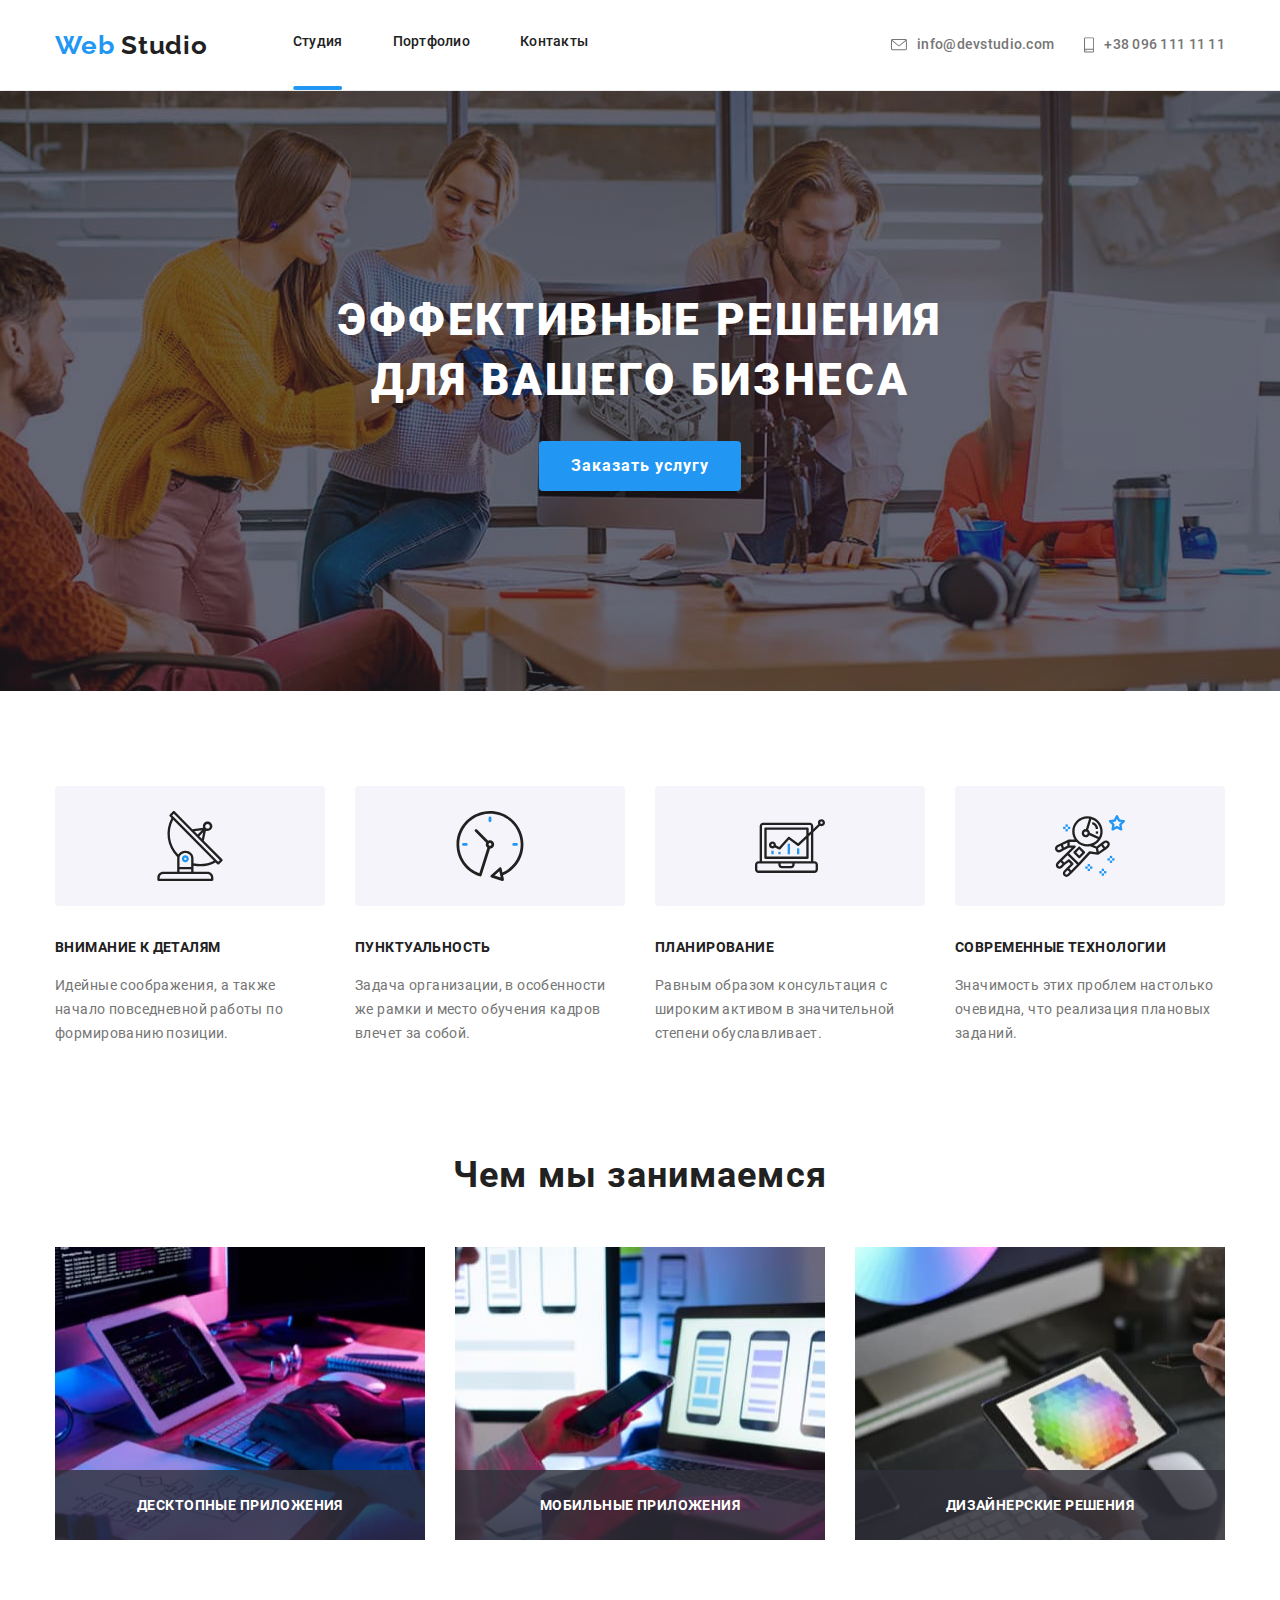
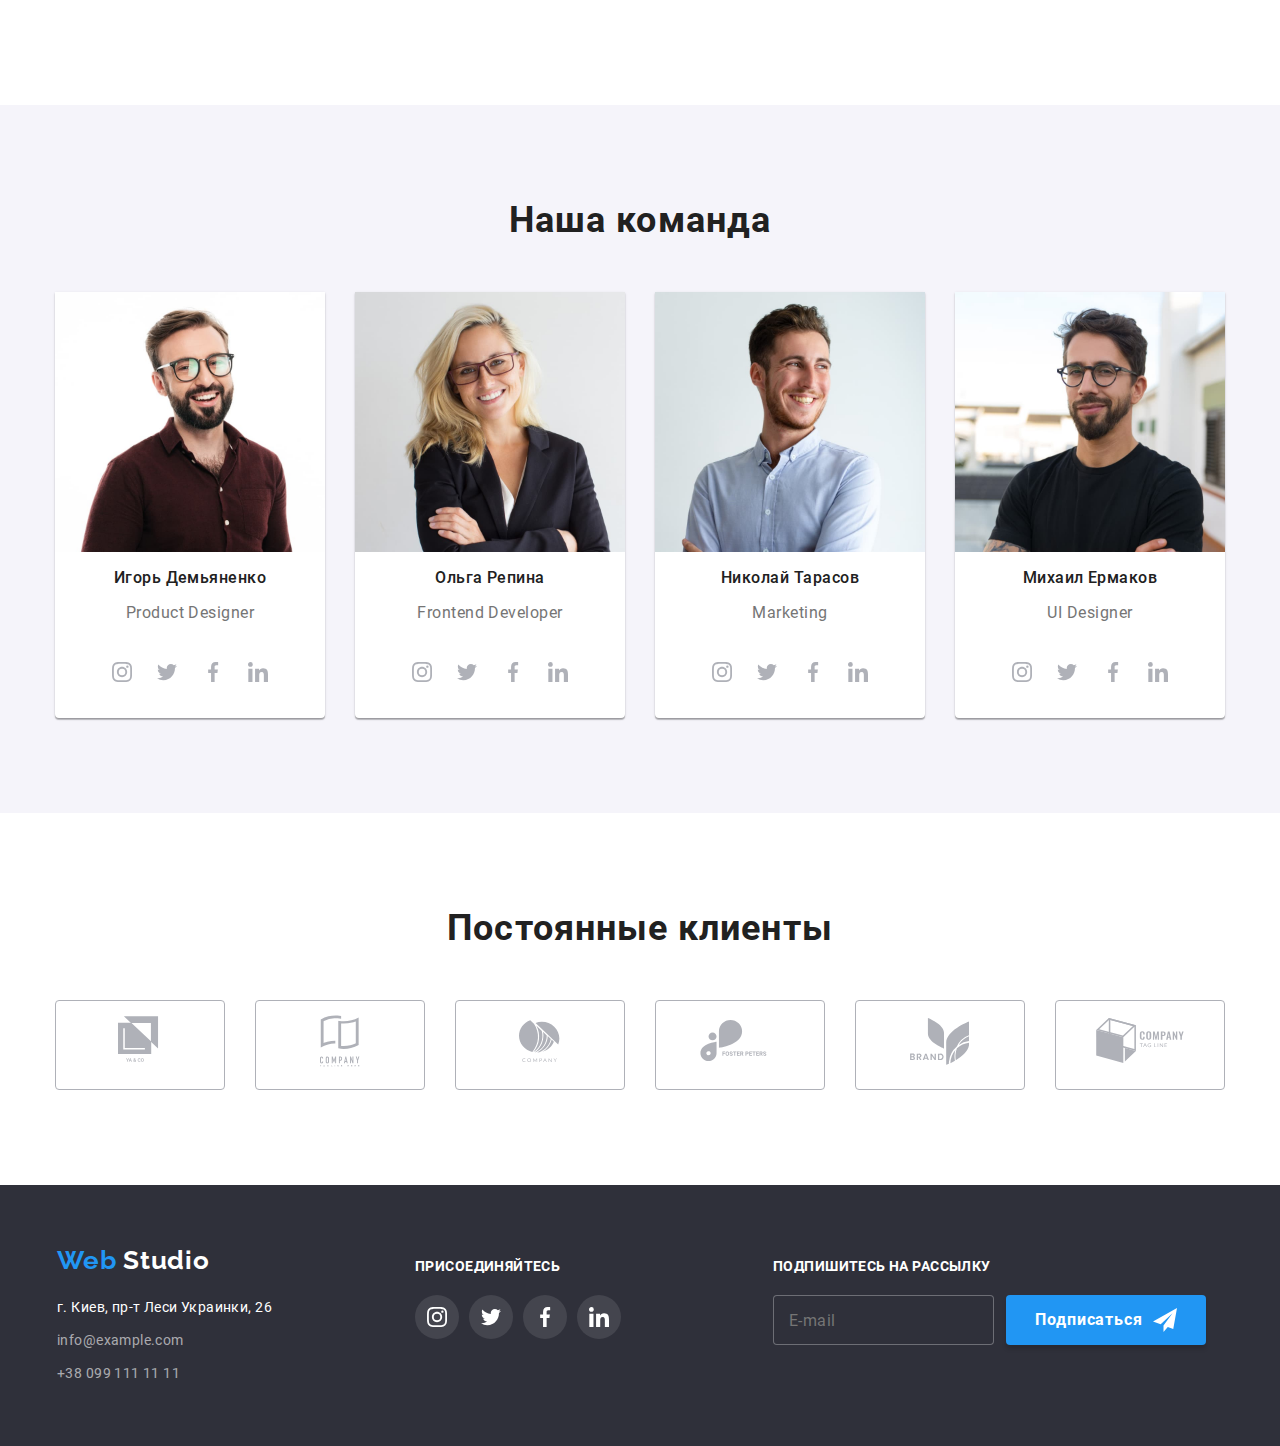
<file: index.html>
<!DOCTYPE html>
<html lang="ru">
  <head>
    <meta charset="UTF-8" />
    <meta name="viewport" content="width=device-width, initial-scale=1.0" />
    <title lang="en">Web Studio</title>
    <link rel="stylesheet" href="./css/main.min.css" />
  </head>

  <body>
    <header class="header header-parent">
      <div class="container flexbox" style="height: 90px;">
        <nav class="nav">
          <a
            href="./index.html"
            lang="en"
            rel="noopener noreferrer"
            class="page-title page-title-header"
            ><span class="web">Web</span><span> Studio</span></a
          >
          <ul class="list nav-list">
            <li class="nav-item">
              <a
                class="nav-link current"
                href="./index.html"
                rel="noopener noreferrer"
                >Студия</a
              >
            </li>
            <li class="nav-item">
              <a
                class="nav-link"
                href="./portfolio.html"
                rel="noopener noreferrer"
                >Портфолио</a
              >
            </li>
            <li class="nav-item">
              <a class="nav-link" href="#" rel="noopener noreferrer"
                >Контакты</a
              >
            </li>
          </ul>
        </nav>
        <section class="header-contacts">
          <div class="head-conts">
            <div class="nav-mail">
              
              <a class="header-contacts-item" href="mailto:info@devstudio.com"
                ><svg class="icon-header" width="16" height="12">
                  <use xlink:href="./images/sprite.svg#icon-envelope"></use>
                </svg>info@devstudio.com</a
              >
            </div>
            <div class="nav-phone">
              
              <a class="header-contacts-item" href="tel:+380961111111"
                ><svg class="icon-header" width="10" height="16">
                  <use xlink:href="./images/sprite.svg#icon-smartphone"></use>
                </svg>+38 096 111 11 11</a
              >
            </div>
          </div>
        </section>


        <!-- phone menu -->
        <div class="backdrop-burger burger">
          <button class="header-mobile-menu-button" data-menu-button>
            <svg class="mobile-menu-icon" width="24" height="16">
              <use xlink:href="./images/sprite.svg#icon-menu-header"></use>
            </svg>
            <svg class="mobile-menu-icon-close" width="19" height="19">
              <use xlink:href="./images/sprite.svg#icon-close_burger"></use>
            </svg>
          </button>

           <div class="header-mobile-menu" data-menu>
            <ul class="list mobile-nav-list">
              <li class="nav-item mobile-nav-item">
                <a class="nav-link current mobile-nav-link" href="./index.html" rel="noopener noreferrer">Студия</a>
              </li>
              <li class="nav-item mobile-nav-item">
                <a class="nav-link mobile-nav-link"" href="./portfolio.html" rel="noopener noreferrer">Портфолио</a>
              </li>
              <li class="nav-item mobile-nav-item">
                <a class="nav-link mobile-nav-link"" href="#" rel="noopener noreferrer">Контакты</a>
              </li>
            </ul>

            <div class="header-contacts mobile-header-contacts">
              <div class="nav-mail mobile-nav-mail">
                <a class="header-contacts-item mobile-header-contacts-item" href="mailto:info@devstudio.com"><svg class="icon-header" width="16" height="12">
                    <use xlink:href="./images/sprite.svg#icon-envelope"></use>
                  </svg>info@devstudio.com</a>
              </div>
              <div class="nav-phone">
                <a class="header-contacts-item mobile-header-contacts-item" href="tel:+380961111111"><svg class="icon-header" width="10" height="16">
                    <use xlink:href="./images/sprite.svg#icon-smartphone"></use>
                  </svg>+38 096 111 11 11</a>
              </div>
            </div>
           </div>
        </div>
        
      </div>
    </header>

    
    <main>

      <!-- banner -->
      <section class="hero">
        <div class="container">
          <h1 class="main-title">
            Эффективные решения<br />для вашего бизнеса
          </h1>
          <button class="button-order" data-open-modal>Заказать услугу</button>
          <div class="backdrop is-hidden" data-backdrop>
            <div class="modal">
              <h2 class="modal-title">Оставьте свои данные, мы вам перезвоним</h2>
              <form method="POST" class="form">
                <label for="user-name" class="modal-label">Имя</label>
                <div class="form-field">
                  <input type="text" name="user-name" id="user-name" class="field input-field" placeholder=" " pattern="^[А-Яа-яЁё\s]+$">
                  <svg class="icon-modal-input" width="18" height="18">
                    <use xlink:href="./images/sprite.svg#icon-person-black"></use>
                  </svg>
                </div>
                <label for="user-tel" class="modal-label">Телефон</label>
                <div class="form-field">
                  <input type="tel" name="user-tel" id="user-tel" class="field input-field" placeholder=" " pattern="^[ 0-9]+$">
                  <svg class="icon-modal-input" width="18" height="18">
                    <use xlink:href="./images/sprite.svg#icon-phone-black"></use>
                  </svg>
                </div>
                <label for="email" class="modal-label">Почта</label>
                <div class="form-field">
                  <input type="email" name="email" id="email" class="field input-field" placeholder=" " pattern="[a-z0-9._%+-]+@[a-z0-9.-]+\.[a-z]{2,}$">
                  <svg class="icon-modal-input" width="18" height="18">
                    <use xlink:href="./images/sprite.svg#icon-email-black"></use>
                  </svg>
                </div>
                <label for="note" class="modal-label" name="note">Комментарий</label>
                <textarea class="field textarea-note" name="note" id="note" cols="30" rows="6" placeholder="Введите текст"></textarea>
                <label class="checkbox-container">
                  <input type="checkbox" class="checkbox-input" name="checkbox">
                  <span class="custom-checkbox"></span>
                  <span class="agree">Соглашаюсь с рассылкой и принимаю <a href="#" aria-label="contract conditions" target="_blank"
                      rel="noopener noreferrer" class="contract">Условия договора</a>
                  </span>
               </label>
                <button type="send" class="modal-send">Отправить</button>
              </form>
              <button class="modal-close" data-close-modal>
                <svg class="icon-modal-close" width="18" height="18">
                  <use xlink:href="./images/sprite.svg#icon-close-black"></use>
                </svg>
              </button>
            </div>
          </div>
        </div>
      </section>

      <!-- preferences -->
      <section class="preferences">
        <div class="container">
          <ul class="list preferences-list">
            <li class="preferences-item icon-anthenna">
              <h3 class="preferences-title">Внимание к деталям</h3>
              <p class="preferences-text">
                Идейные соображения, а также начало повседневной работы по
                формированию позиции.
              </p>
            </li>
            <li class="preferences-item icon-clock">
              <h3 class="preferences-title">Пунктуальность</h3>
              <p class="preferences-text">
                Задача организации, в особенности же рамки и место обучения
                кадров влечет за собой.
              </p>
            </li>
            <li class="preferences-item icon-diagram">
              <h3 class="preferences-title">Планирование</h3>
              <p class="preferences-text">
                Равным образом консультация с широким активом в значительной
                степени обуславливает.
              </p>
            </li>
            <li class="preferences-item icon-astronaut">
              <h3 class="preferences-title">Современные технологии</h3>
              <p class="preferences-text">
                Значимость этих проблем настолько очевидна, что реализация
                плановых заданий.
              </p>
            </li>
          </ul>
        </div>
      </section>

      <!-- description -->
      <section class="description">
        <div class="container">
          <h2 class="block-title description-title">Чем мы занимаемся</h2>
          <ul class="list description-list">
            <li class="description-item">
              <picture>
                <source srcset="./images/what-we-do/img1.jpg 1x, ./images/what-we-do/img1@2x.jpg 2x" media="(min-width: 1200px)" />
                <img
                src="./images/what-we-do/img1.jpg"
                width="370"
                height="294"
                alt="Использование приложения на ПК"
                class="description-img"
              />
              </picture>
              
              <p class="description-text">Десктопные приложения</p>
            </li>
            <li class="description-item">
              <picture>
                <source srcset="./images/what-we-do/box-img2.jpg 1px, ./images/what-we-do/img2@2x.jpg 2px," media="(min-width 1200px)" />
                <img
                src="./images/what-we-do/box-img2.jpg"
                width="370"
                height="294"
                alt="Использование приложения на смартфоне"
                class="description-img"
              />
                </picture>
              
              <p class="description-text">Мобильные приложения</p>
            </li>
            <li class="description-item">
              <picture>
                <source srcset="./images/what-we-do/img3.jpg 1px, ./images/what-we-do/img3@2x.jpg 2px," media="(min-width 1200px)" />
                <img
                src="./images/what-we-do/img3.jpg"
                width="370"
                height="294"
                alt="Визуальное оформление"
                class="description-img"
              />
                </picture>
              
              <p class="description-text">Дизайнерские решения</p>
            </li>
          </ul>
        </div>
      </section>

      <!-- Crew -->
      <section class="crew">
        <div class="container">
          <h2 class="block-title crew-title">Наша команда</h2>
          <ul class="list crew-list">
            <li class="crew-item">
              <picture>
                <source srcset="./images/crew/desktop/img1.jpg 1x, ./images/crew/desktop/img1@2x.jpg 2x" media="(min-width: 1200px)" />
                <source srcset="./images/crew/tablet/img1.jpg 1x, ./images/crew/tablet/img1@2x.jpg 2x" media="(min-width: 768px)" />
                <source srcset="./images/crew/phone/img1.jpg 1x, ./images/crew/phone/img1@2x.jpg 2x" media="(max-width: 767px)" />
                <img
                src="./images/crew/desktop/img1.jpg"
                width="270"
                height="260"
                alt="Игорь Демьяненко"
                class="crew-img"
              />
              </picture>
              
              <h3 class="crew-name">Игорь Демьяненко</h3>
              <p class="profession" lang="en">Product Designer</p>
              <ul class="list crew-socs">
                <li>
                  <a
                    href="#"
                    aria-label="ссылка Instagram"
                    target="_blank"
                    rel="noopener noreferrer"
                    class="crew-link"
                  >
                    <svg class="icon-crew-soc" width="20" height="20">
                      <use
                        xlink:href="./images/sprite.svg#icon-instagram-crew"
                      ></use>
                    </svg>
                  </a>
                </li>
                <li>
                  <a
                    href="#"
                    aria-label="ссылка Twitter"
                    target="_blank"
                    rel="noopener noreferrer"
                    class="crew-link"
                  >
                    <svg class="icon-crew-soc" width="20" height="20">
                      <use
                        xlink:href="./images/sprite.svg#icon-twitter-crew"
                      ></use>
                    </svg>
                  </a>
                </li>
                <li>
                  <a
                    href="#"
                    aria-label="ссылка Facebook"
                    target="_blank"
                    rel="noopener noreferrer"
                    class="crew-link"
                  >
                    <svg class="icon-crew-soc" width="20" height="20">
                      <use
                        xlink:href="./images/sprite.svg#icon-facebook-crew"
                      ></use>
                    </svg>
                  </a>
                </li>
                <li>
                  <a
                    href="#"
                    aria-label="ссылка Linkedin"
                    target="_blank"
                    rel="noopener noreferrer"
                    class="crew-link"
                  >
                    <svg class="icon-crew-soc" width="20" height="20">
                      <use
                        xlink:href="./images/sprite.svg#icon-linkedin-crew"
                      ></use>
                    </svg>
                  </a>
                </li>
              </ul>
            </li>
            <li class="crew-item">
              <picture>
                <source srcset="./images/crew/desktop/img2.jpg 1px, ./images/crew/desktop/img2@2x.jpg 2px" media="(min-width 1200px)" />
                <source srcset="./images/crew/tablet/img2.jpg 1px, ./images/crew/tablet/img2@2x.jpg 2px" media="(min-width 768px)" />
                <source srcset="./images/crew/phone/img2.jpg 1px, ./images/crew/phone/img2@2x.jpg 2px" media="(max-width 767px)" />
                <img
                src="./images/crew/desktop/img2.jpg"
                width="270"
                height="260"
                alt="Ольга Репина"
                class="crew-img"
              />
              </picture>
              
              <h3 class="crew-name">Ольга Репина</h3>
              <p class="profession" lang="en">Frontend Developer</p>
              <ul class="list crew-socs">
                <li>
                  <a
                    href="#"
                    aria-label="ссылка Instagram"
                    target="_blank"
                    rel="noopener noreferrer"
                    class="crew-link"
                  >
                    <svg class="icon-crew-soc" width="20" height="20">
                      <use
                        xlink:href="./images/sprite.svg#icon-instagram-crew"
                      ></use>
                    </svg>
                  </a>
                </li>
                <li>
                  <a
                    href="#"
                    aria-label="ссылка Twitter"
                    target="_blank"
                    rel="noopener noreferrer"
                    class="crew-link"
                  >
                    <svg class="icon-crew-soc" width="20" height="20">
                      <use
                        xlink:href="./images/sprite.svg#icon-twitter-crew"
                      ></use>
                    </svg>
                  </a>
                </li>
                <li>
                  <a
                    href="#"
                    aria-label="ссылка Facebook"
                    target="_blank"
                    rel="noopener noreferrer"
                    class="crew-link"
                  >
                    <svg class="icon-crew-soc" width="20" height="20">
                      <use
                        xlink:href="./images/sprite.svg#icon-facebook-crew"
                      ></use>
                    </svg>
                  </a>
                </li>
                <li>
                  <a
                    href="#"
                    aria-label="ссылка Linkedin"
                    target="_blank"
                    rel="noopener noreferrer"
                    class="crew-link"
                  >
                    <svg class="icon-crew-soc" width="20" height="20">
                      <use
                        xlink:href="./images/sprite.svg#icon-linkedin-crew"
                      ></use>
                    </svg>
                  </a>
                </li>
              </ul>
            </li>
            <li class="crew-item">
              <picture>
                <source srcset="./images/crew/desktop/img3.jpg 1px, ./images/crew/desktop/img3@2x.jpg 2px" media="(min-width 1200px)" />
                <source srcset="./images/crew/tablet/img3.jpg 1px, ./images/crew/tablet/img3@2x.jpg 2px" media="(min-width 768px)" />
                <source srcset="./images/crew/phone/img3.jpg 1px, ./images/crew/phone/img3@2x.jpg 2px" media="(max-width 767px)" />
                <img
                src="./images/crew/desktop/img3.jpg"
                width="270"
                height="260"
                alt="Николай Тарасов"
                class="crew-img"
              />
              </picture>
              
              <h3 class="crew-name">Николай Тарасов</h3>
              <p class="profession" lang="en">Marketing</p>
              <ul class="list crew-socs">
                <li>
                  <a
                    href="#"
                    aria-label="ссылка Instagram"
                    target="_blank"
                    rel="noopener noreferrer"
                    class="crew-link"
                  >
                    <svg class="icon-crew-soc" width="20" height="20">
                      <use
                        xlink:href="./images/sprite.svg#icon-instagram-crew"
                      ></use>
                    </svg>
                  </a>
                </li>
                <li>
                  <a
                    href="#"
                    aria-label="ссылка Twitter"
                    target="_blank"
                    rel="noopener noreferrer"
                    class="crew-link"
                  >
                    <svg class="icon-crew-soc" width="20" height="20">
                      <use
                        xlink:href="./images/sprite.svg#icon-twitter-crew"
                      ></use>
                    </svg>
                  </a>
                </li>
                <li>
                  <a
                    href="#"
                    aria-label="ссылка Facebook"
                    target="_blank"
                    rel="noopener noreferrer"
                    class="crew-link"
                  >
                    <svg class="icon-crew-soc" width="20" height="20">
                      <use
                        xlink:href="./images/sprite.svg#icon-facebook-crew"
                      ></use>
                    </svg>
                  </a>
                </li>
                <li>
                  <a
                    href="#"
                    aria-label="ссылка Linkedin"
                    target="_blank"
                    rel="noopener noreferrer"
                    class="crew-link"
                  >
                    <svg class="icon-crew-soc" width="20" height="20">
                      <use
                        xlink:href="./images/sprite.svg#icon-linkedin-crew"
                      ></use>
                    </svg>
                  </a>
                </li>
              </ul>
            </li>
            <li class="crew-item">
              <picture>
                <source srcset="./images/crew/desktop/img4.jpg 1px, ./images/crew/desktop/img4@2x.jpg 2px" media="(min-width 1200px)" />
                <source srcset="./images/crew/tablet/img4.jpg 1px, ./images/crew/tablet/img4@2x.jpg 2px" media="(min-width 768px)" />
                <source srcset="./images/crew/phone/img4.jpg 1px, ./images/crew/phone/img4@2x.jpg 2px" media="(max-width 767px)" />
                <img
                src="./images/crew/desktop/img4.jpg"
                width="270"
                height="260"
                alt="Михаил Ермаков"
                class="crew-img"
              />
              </picture>
              
              <h3 class="crew-name">Михаил Ермаков</h3>
              <p class="profession" lang="en">UI Designer</p>
              <ul class="list crew-socs">
                <li>
                  <a
                    href="#"
                    aria-label="ссылка Instagram"
                    target="_blank"
                    rel="noopener noreferrer"
                    class="crew-link"
                  >
                    <svg class="icon-crew-soc" width="20" height="20">
                      <use
                        xlink:href="./images/sprite.svg#icon-instagram-crew"
                      ></use>
                    </svg>
                  </a>
                </li>
                <li>
                  <a
                    href="#"
                    aria-label="ссылка Twitter"
                    target="_blank"
                    rel="noopener noreferrer"
                    class="crew-link"
                  >
                    <svg class="icon-crew-soc" width="20" height="20">
                      <use
                        xlink:href="./images/sprite.svg#icon-twitter-crew"
                      ></use>
                    </svg>
                  </a>
                </li>
                <li>
                  <a
                    href="#"
                    aria-label="ссылка Facebook"
                    target="_blank"
                    rel="noopener noreferrer"
                    class="crew-link"
                  >
                    <svg class="icon-crew-soc" width="20" height="20">
                      <use
                        xlink:href="./images/sprite.svg#icon-facebook-crew"
                      ></use>
                    </svg>
                  </a>
                </li>
                <li>
                  <a
                    href="#"
                    aria-label="ссылка Linkedin"
                    target="_blank"
                    rel="noopener noreferrer"
                    class="crew-link"
                  >
                    <svg class="icon-crew-soc" width="20" height="20">
                      <use
                        xlink:href="./images/sprite.svg#icon-linkedin-crew"
                      ></use>
                    </svg>
                  </a>
                </li>
              </ul>
            </li>
          </ul>
        </div>
      </section>

      <!-- Constant clients -->
      <section class="clients">
        <div class="container">
          <h2 class="block-title clients-title">Постоянные клиенты</h2>
          <ul class="list clients-list">
            <li class="clients-item">
              <a
                href="#"
                class="clients-link"
                target="_blank"
                rel="noopener noreferrer"
              >
                <svg class="icon-clients" width="44.27" height="49.23">
                  <use xlink:href="./images/sprite.svg#icon-firstlogo"></use>
                </svg>
              </a>
            </li>
            <li class="clients-item">
              <a
                href="#"
                class="clients-link"
                target="_blank"
                rel="noopener noreferrer"
              >
                <svg class="icon-clients" width="40" height="52">
                  <use
                    xlink:href="./images/sprite.svg#icon-secondlogo"
                  ></use>
                </svg>
              </a>
            </li>
            <li class="clients-item">
              <a
                href="#"
                class="clients-link"
                target="_blank"
                rel="noopener noreferrer"
              >
                <svg class="icon-clients" width="41" height="42.6">
                  <use xlink:href="./images/sprite.svg#icon-thirdlogo"></use>
                </svg>
              </a>
            </li>
            <li class="clients-item">
              <a
                href="#"
                class="clients-link"
                target="_blank"
                rel="noopener noreferrer"
              >
                <svg class="icon-clients" width="79.66" height="42.02">
                  <use
                    xlink:href="./images/sprite.svg#icon-fourthlogo"
                  ></use>
                </svg>
              </a>
            </li>

            <li class="clients-item">
              <a
                href="#"
                class="clients-link"
                target="_blank"
                rel="noopener noreferrer"
              >
                <svg class="icon-clients" width="59" height="47">
                  <use xlink:href="./images/sprite.svg#icon-fifthlogo"></use>
                </svg>
              </a>
            </li>
            <li class="clients-item">
              <a
                href="#"
                class="clients-link"
                target="_blank"
                rel="noopener noreferrer"
              >
                <svg class="icon-clients" width="88.48" height="45.44">
                  <use xlink:href="./images/sprite.svg#icon-sixthlogo"></use>
                </svg>
              </a>
            </li>
          </ul>
        </div>
      </section>
    </main>

    <!-- footer -->
    <footer class="footer">
      <div class="footer-content container">
          <div class="footer-item">
            <a
              href="./index.html"
              lang="en"
              rel="noopener noreferrer"
              class="page-title footer-web-studio"
              ><span class="web">Web</span
              ><span class="logo-footer"> Studio</span></a
            >
            <address class="address">
              <ul class="list address-list">
                <li class="adress-map address-link">
                  <a
                    class="adress-map-link"
                    href="https://goo.gl/maps/HFDCZ8saapK6aPVV6"
                    target="_blank"
                    rel="noopener noreferrer"
                    >г. Киев, пр-т Леси Украинки, 26</a
                  >
                </li>
                <li class="footer-contacts address-link">
                  <a class="footer-contacts-link" href="mailto:info@example.com"
                    >info@example.com</a
                  >
                </li>
                <li class="footer-contacts address-link">
                  <a class="footer-contacts-link" href="tel:+380991111111"
                    >+38 099 111 11 11</a
                  >
                </li>
              </ul>
            </address>
          </div>
          <div class="network footer-item">
            <p class="footer-title">Присоединяйтесь</p>
            <ul class="list web-list">
              <li class="web-item">
                <a
                  href="#"
                  aria-label="ссылка Instagram"
                  target="_blank"
                  rel="noopener noreferrer"
                  class="footer-soc-link"
                  >
                  <svg class="icon-footer-soc" width="20" height="20">
                    <use xlink:href="./images/sprite.svg#icon-instagram-footer">
                    </use>
                  </svg>
                </a>
              </li>
              <li class="web-item">
                <a
                  href="#"
                  aria-label="ссылка Twitter"
                  target="_blank"
                  rel="noopener noreferrer"
                  class="footer-soc-link">
                  <svg class="icon-footer-soc" width="20" height="20">
                    <use xlink:href="./images/sprite.svg#icon-twitter-footer"></use>
                  </svg>
                </a>
              </li>
              <li class="web-item">
                <a
                  href="#"
                  aria-label="ссылка Facebook"
                  target="_blank"
                  rel="noopener noreferrer"
                  class="footer-soc-link"
                  >
                  <svg class="icon-footer-soc" width="20" height="20">
                    <use xlink:href="./images/sprite.svg#icon-facebook-footer"></use>
                  </svg>
                </a>
              </li>
              <li class="web-item">
                <a
                  href="#"
                  aria-label="ссылка Linkedin"
                  target="_blank"
                  rel="noopener noreferrer"
                  class="footer-soc-link"
                  >
                  <svg class="icon-footer-soc" width="20" height="20">
                    <use xlink:href="./images/sprite.svg#icon-linkedin-footer"></use>
                  </svg>
                </a>
              </li>
            </ul>
          </div>
        <div class="mailing footer-item ">
          <p class="footer-title">Подпишитесь на рассылку</p>
          <div class="subscribe-cont">
            <form action="#">
              <input type="email" placeholder="E-mail" class="input-subscr">
            </form>
            <button class="btn-subscribe">
              <span class="subscr-text">Подписаться</span>
              <svg class="subscr-icon" width="24" height="24">
                <use xlink:href="./images/sprite.svg#icon-send"></use>
              </svg>
            </button>
          </div>
        </div>
      </div>
    </footer>
    <script src="./js/modal.js"></script>
    <script src="./js/phone-menu.js"></script>
    <script>
      (() => {
       document
         .querySelector('.js-speaker-form')
         .addEventListener('submit', e=> {
           e.preventDefault();

           new FormData(e.currentTarget).forEach((value, name) =>
             console.log(`${name}: ${value}`),
             );

           e.currentTarget.reset();
         });
      })()
    </script> 
  </body>
</html>
</file>
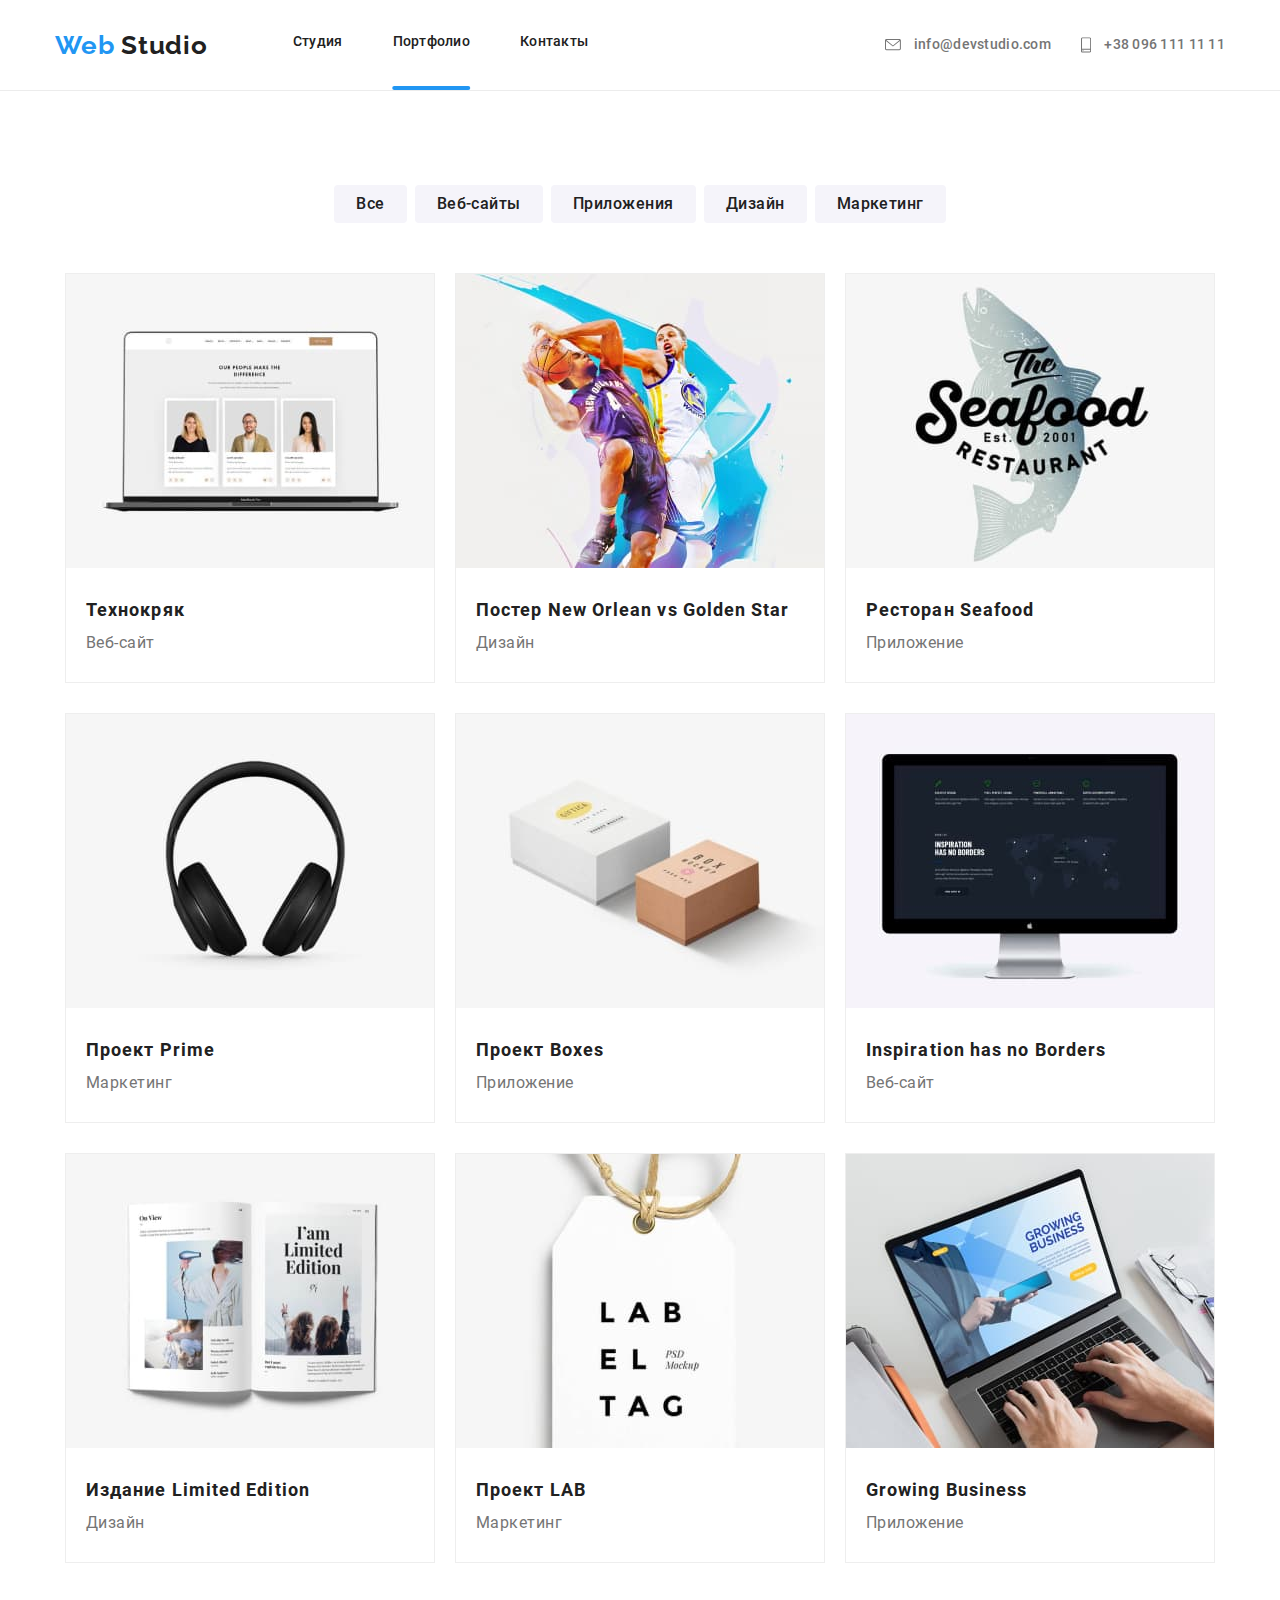
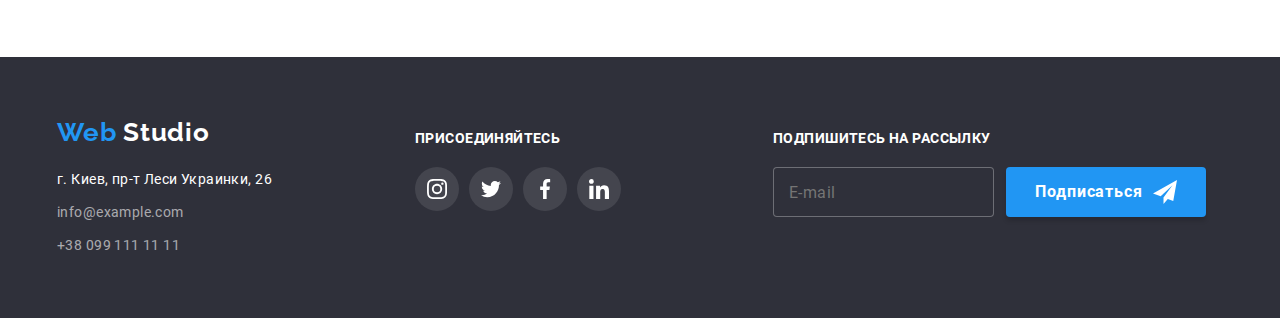
<file: portfolio.html>
<!DOCTYPE html>
<html lang="ru">
  <head>
    <meta charset="UTF-8" />
    <meta name="viewport" content="width=device-width, initial-scale=1.0" />
    <title lang="en">Web Studio</title>
    <link rel="stylesheet" href="./css/portfolio.min.css" />
  </head>

  <body>
    <header class="header header-parent">
      <div class="container flexbox" style="height: 90px;">
        <nav class="nav">
          <a
            href="./index.html"
            lang="en"
            rel="noopener noreferrer"
            class="page-title page-title-header"
            ><span class="web">Web</span><span> Studio</span></a
          >
          <ul class="list nav-list">
            <li class="nav-item">
              <a class="nav-link" href="./index.html" rel="noopener noreferrer"
                >Студия</a
              >
            </li>
            <li class="nav-item">
              <a class="nav-link current" href="#" rel="noopener noreferrer"
                >Портфолио</a
              >
            </li>
            <li class="nav-item">
              <a class="nav-link" href="#" rel="noopener noreferrer"
                >Контакты</a
              >
            </li>
          </ul>
        </nav>
        <section class="header-contacts">
          <div class="head-conts">
            <div class="nav-mail">
              <a class="header-contacts-item" href="mailto:info@devstudio.com">
                <svg class="icon-header" width="16" height="12">
                  <use xlink:href="./images/sprite.svg#icon-envelope"></use>
                </svg>
                info@devstudio.com</a
              >
            </div>
            <div class="nav-phone">
              <a class="header-contacts-item" href="tel:+380961111111"
                ><svg class="icon-header" width="10" height="16">
                  <use xlink:href="./images/sprite.svg#icon-smartphone"></use>
                </svg>
                +38 096 111 11 11</a
              >
            </div>
          </div>
        </section>

        <!-- phone menu -->
        <div class="backdrop-burger burger">
          <button class="header-mobile-menu-button" data-menu-button>
            <svg class="mobile-menu-icon" width="24" height="16">
              <use xlink:href="./images/sprite.svg#icon-menu-header"></use>
            </svg>
            <svg class="mobile-menu-icon-close" width="19" height="19">
              <use xlink:href="./images/sprite.svg#icon-close_burger"></use>
            </svg>
          </button>

          <div class="header-mobile-menu" data-menu>
            <ul class="list mobile-nav-list">
              <li class="nav-item mobile-nav-item">
                <a
                  class="nav-link mobile-nav-link"
                  href="./index.html"
                  rel="noopener noreferrer"
                  >Студия</a
                >
              </li>
              <li class="nav-item mobile-nav-item">
                <a
                  class="nav-link mobile-nav-link current"
                  href=" ./portfolio.html"
                  rel="noopener noreferrer"
                  >Портфолио</a
                >
              </li>
              <li class="nav-item mobile-nav-item">
                <a
                  class="nav-link mobile-nav-link"
                  href=" #"
                  rel="noopener noreferrer"
                  >Контакты</a
                >
              </li>
            </ul>

            <div class="header-contacts mobile-header-contacts">
              <div class="nav-mail mobile-nav-mail">
                <a
                  class="header-contacts-item mobile-header-contacts-item"
                  href="mailto:info@devstudio.com"
                  ><svg class="icon-header" width="16" height="12">
                    <use xlink:href="./images/sprite.svg#icon-envelope"></use>
                  </svg>
                  info@devstudio.com</a
                >
              </div>
              <div class="nav-phone">
                <a
                  class="header-contacts-item mobile-header-contacts-item"
                  href="tel:+380961111111"
                  ><svg class="icon-header" width="10" height="16">
                    <use xlink:href="./images/sprite.svg#icon-smartphone"></use>
                  </svg>
                  +38 096 111 11 11</a
                >
              </div>
            </div>
          </div>
        </div>
      </div>
    </header>

    <!-- main content -->
    <main>
      <div class="container">
        <h1 class="visually-hidden">Portfolio</h1>

        <!-- filter -->
        <section class="portfolio-button">
          <ul class="list port-btn-list">
            <li class="port-link">
              <button class="portfolio-button-item">Все</button>
            </li>
            <li class="port-link">
              <button class="portfolio-button-item">Веб-сайты</button>
            </li>
            <li class="port-link">
              <button class="portfolio-button-item">Приложения</button>
            </li>
            <li class="port-link">
              <button class="portfolio-button-item">Дизайн</button>
            </li>
            <li class="port-link">
              <button class="portfolio-button-item">Маркетинг</button>
            </li>
          </ul>
        </section>

        <!-- portfolio examples -->
        <section class="portfolio-examples">
          <ul class="list portfolio-examples-list">
            <li class="portfolio-examples-item">
              <a class="port-link" href="#" rel="noopener noreferrer">
                <div class="portfolio-examples-parent">
                  <picture>
                    <source
                      srcset="
                        ./images/portfolio-images/desktop/img1.jpg    1x,
                        ./images/portfolio-images/desktop/img1@2x.jpg 2x
                      "
                      media="(min-width 1200px)"
                    />
                    <source
                      srcset="
                        ./images/portfolio-images/tablet/img1.jpg    1x,
                        ./images/portfolio-images/tablet/img1@2x.jpg 2x
                      "
                      media="(min-width 768px)"
                    />
                    <source
                      srcset="
                        ./images/portfolio-images/phone/img1.jpg    1x,
                        ./images/portfolio-images/phone/img1@2x.jpg 2x
                      "
                      media="(max-width 767px)"
                    />
                    <img
                      class="portfolio-examples-img"
                      src="./images/portfolio-images/desktop/img1.jpg"
                      alt="Технокряк"
                      width="370"
                      height="294"
                    />
                  </picture>

                  <p class="portfolio-examples-overlay">
                    Технокряк это современная площадка распространения
                    коронавируса. Компании используют эту платформу для
                    цифрового шпионажа и атак на защищённые сервера конкурентов.
                  </p>
                </div>
                <div class="portfolio-examples-description">
                  <h2 class="portfolio-examples-title">Технокряк</h2>
                  <p class="portfolio-examples-text">Веб-сайт</p>
                </div>
              </a>
            </li>
            <li class="portfolio-examples-item">
              <a class="port-link" href="#" rel="noopener noreferrer">
                <div class="portfolio-examples-parent">
                  <picture>
                    <source
                      srcset="
                        ./images/portfolio-images/desktop/img2.jpg    1x,
                        ./images/portfolio-images/desktop/img2@2x.jpg 2x
                      "
                      media="(min-width 1200px)"
                    />
                    <source
                      srcset="
                        ./images/portfolio-images/tablet/img2.jpg    1x,
                        ./images/portfolio-images/tablet/img2@2x.jpg 2x
                      "
                      media="(min-width 768px)"
                    />
                    <source
                      srcset="
                        ./images/portfolio-images/phone/img2.jpg    1x,
                        ./images/portfolio-images/phone/img2@2x.jpg 2x
                      "
                      media="(max-width 767px)"
                    />
                    <img
                      class="portfolio-examples-img"
                      src="./images/portfolio-images/desktop/img2.jpg"
                      alt="Постер New Orlean vs Golden Star"
                      width="370"
                      height="294"
                    />
                  </picture>

                  <p class="portfolio-examples-overlay">
                    Технокряк это современная площадка распространения
                    коронавируса. Компании используют эту платформу для
                    цифрового шпионажа и атак на защищённые сервера конкурентов.
                  </p>
                </div>
                <div class="portfolio-examples-description">
                  <h2 class="portfolio-examples-title">
                    Постер New Orlean vs Golden Star
                  </h2>
                  <p class="portfolio-examples-text">Дизайн</p>
                </div>
              </a>
            </li>
            <li class="portfolio-examples-item">
              <a class="port-link" href="#" rel="noopener noreferrer">
                <div class="portfolio-examples-parent">
                  <picture>
                    <source
                      srcset="
                        ./images/portfolio-images/desktop/img3.jpg    1x,
                        ./images/portfolio-images/desktop/img3@2x.jpg 2x
                      "
                      media="(min-width 1200px)"
                    />
                    <source
                      srcset="
                        ./images/portfolio-images/tablet/img3.jpg    1x,
                        ./images/portfolio-images/tablet/img3@2x.jpg 2x
                      "
                      media="(min-width 768px)"
                    />
                    <source
                      srcset="
                        ./images/portfolio-images/phone/img3.jpg    1x,
                        ./images/portfolio-images/phone/img3@2x.jpg 2x
                      "
                      media="(max-width 767px)"
                    />
                    <img class="portfolio-examples-img"
                    src="./images/portfolio-images/desktop/img3.jpg"
                    alt="Ресторан Seafood" width: 370px height: 294px />
                  </picture>

                  <p class="portfolio-examples-overlay">
                    Технокряк это современная площадка распространения
                    коронавируса. Компании используют эту платформу для
                    цифрового шпионажа и атак на защищённые сервера конкурентов.
                  </p>
                </div>

                <div class="portfolio-examples-description">
                  <h2 class="portfolio-examples-title">Ресторан Seafood</h2>
                  <p class="portfolio-examples-text">Приложение</p>
                </div>
              </a>
            </li>
            <li class="portfolio-examples-item">
              <a class="port-link" href="#" rel="noopener noreferrer">
                <div class="portfolio-examples-parent">
                  <picture>
                    <source
                      srcset="
                        ./images/portfolio-images/desktop/img4.jpg    1x,
                        ./images/portfolio-images/desktop/img4@2x.jpg 2x
                      "
                      media="(min-width 1200px)"
                    />
                    <source
                      srcset="
                        ./images/portfolio-images/tablet/img4.jpg    1x,
                        ./images/portfolio-images/tablet/img4@2x.jpg 2x
                      "
                      media="(min-width 768px)"
                    />
                    <source
                      srcset="
                        ./images/portfolio-images/phone/img4.jpg    1x,
                        ./images/portfolio-images/phone/img4@2x.jpg 2x
                      "
                      media="(max-width 767px)"
                    />
                    <img class="portfolio-examples-img"
                    src="./images/portfolio-images/desktop/img4.jpg" alt="Проект
                    Prime" width: 370px height: 294px />
                  </picture>

                  <p class="portfolio-examples-overlay">
                    Технокряк это современная площадка распространения
                    коронавируса. Компании используют эту платформу для
                    цифрового шпионажа и атак на защищённые сервера конкурентов.
                  </p>
                </div>

                <div class="portfolio-examples-description">
                  <h2 class="portfolio-examples-title">Проект Prime</h2>
                  <p class="portfolio-examples-text">Маркетинг</p>
                </div>
              </a>
            </li>
            <li class="portfolio-examples-item">
              <a class="port-link" href="#" rel="noopener noreferrer">
                <div class="portfolio-examples-parent">
                  <picture>
                    <source
                      srcset="
                        ./images/portfolio-images/desktop/img5.jpg    1x,
                        ./images/portfolio-images/desktop/img5@2x.jpg 2x
                      "
                      media="(min-width 1200px)"
                    />
                    <source
                      srcset="
                        ./images/portfolio-images/tablet/img5.jpg    1x,
                        ./images/portfolio-images/tablet/img5@2x.jpg 2x
                      "
                      media="(min-width 768px)"
                    />
                    <source
                      srcset="
                        ./images/portfolio-images/phone/img5.jpg    1x,
                        ./images/portfolio-images/phone/img5@2x.jpg 2x
                      "
                      media="(max-width 767px)"
                    />
                    <img class="portfolio-examples-img"
                    src="./images/portfolio-images/desktop/img5.jpg" alt="Проект
                    Boxes" width: 370px height: 294px />
                  </picture>

                  <p class="portfolio-examples-overlay">
                    Технокряк это современная площадка распространения
                    коронавируса. Компании используют эту платформу для
                    цифрового шпионажа и атак на защищённые сервера конкурентов.
                  </p>
                </div>
                <div class="portfolio-examples-description">
                  <h2 class="portfolio-examples-title">Проект Boxes</h2>
                  <p class="portfolio-examples-text">Приложение</p>
                </div>
              </a>
            </li>
            <li class="portfolio-examples-item">
              <a class="port-link" href="#" rel="noopener noreferrer">
                <div class="portfolio-examples-parent">
                  <picture>
                    <source
                      srcset="
                        ./images/portfolio-images/desktop/img6.jpg    1x,
                        ./images/portfolio-images/desktop/img6@2x.jpg 2x
                      "
                      media="(min-width 1200px)"
                    />
                    <source
                      srcset="
                        ./images/portfolio-images/tablet/img6.jpg    1x,
                        ./images/portfolio-images/tablet/img6@2x.jpg 2x
                      "
                      media="(min-width 768px)"
                    />
                    <source
                      srcset="
                        ./images/portfolio-images/phone/img6.jpg    1x,
                        ./images/portfolio-images/phone/img6@2x.jpg 2x
                      "
                      media="(max-width 767px)"
                    />
                  </picture>
                  <img class="portfolio-examples-img"
                  src="./images/portfolio-images/desktop/img6.jpg"
                  alt="Inspiration has no Borders" width: 370px height: 294px />
                  <p class="portfolio-examples-overlay">
                    Технокряк это современная площадка распространения
                    коронавируса. Компании используют эту платформу для
                    цифрового шпионажа и атак на защищённые сервера конкурентов.
                  </p>
                </div>

                <div class="portfolio-examples-description">
                  <h2 class="portfolio-examples-title">
                    Inspiration has no Borders
                  </h2>
                  <p class="portfolio-examples-text">Веб-сайт</p>
                </div>
              </a>
            </li>
            <li class="portfolio-examples-item">
              <a class="port-link" href="#" rel="noopener noreferrer">
                <div class="portfolio-examples-parent">
                  <picture>
                    <source
                      srcset="
                        ./images/portfolio-images/desktop/img7.jpg    1x,
                        ./images/portfolio-images/desktop/img7@2x.jpg 2x
                      "
                      media="(min-width 1200px)"
                    />
                    <source
                      srcset="
                        ./images/portfolio-images/tablet/img7.jpg    1x,
                        ./images/portfolio-images/tablet/img7@2x.jpg 2x
                      "
                      media="(min-width 768px)"
                    />
                    <source
                      srcset="
                        ./images/portfolio-images/phone/img7.jpg    1x,
                        ./images/portfolio-images/phone/img7@2x.jpg 2x
                      "
                      media="(max-width 767px)"
                    />
                    <img class="portfolio-examples-img"
                    src="./images/portfolio-images/desktop/img7.jpg"
                    alt="Издание Limited Edition" width: 370px height: 294px />
                  </picture>

                  <p class="portfolio-examples-overlay">
                    Технокряк это современная площадка распространения
                    коронавируса. Компании используют эту платформу для
                    цифрового шпионажа и атак на защищённые сервера конкурентов.
                  </p>
                </div>

                <div class="portfolio-examples-description">
                  <h2 class="portfolio-examples-title">
                    Издание Limited Edition
                  </h2>
                  <p class="portfolio-examples-text">Дизайн</p>
                </div>
              </a>
            </li>
            <li class="portfolio-examples-item">
              <a class="port-link" href="#" rel="noopener noreferrer">
                <div class="portfolio-examples-parent">
                  <picture>
                    <source
                      srcset="
                        ./images/portfolio-images/desktop/img8.jpg    1x,
                        ./images/portfolio-images/desktop/img8@2x.jpg 2x
                      "
                      media="(min-width 1200px)"
                    />
                    <source
                      srcset="
                        ./images/portfolio-images/tablet/img8.jpg    1x,
                        ./images/portfolio-images/tablet/img8@2x.jpg 2x
                      "
                      media="(min-width 768px)"
                    />
                    <source
                      srcset="
                        ./images/portfolio-images/phone/img8.jpg    1x,
                        ./images/portfolio-images/phone/img8@2x.jpg 2x
                      "
                      media="(max-width 767px)"
                    />
                  </picture>
                  <img class="portfolio-examples-img"
                  src="./images/portfolio-images/desktop/img8.jpg" alt="Проект
                  LAB" width: 370px height: 294px />
                  <p class="portfolio-examples-overlay">
                    Технокряк это современная площадка распространения
                    коронавируса. Компании используют эту платформу для
                    цифрового шпионажа и атак на защищённые сервера конкурентов.
                  </p>
                </div>

                <div class="portfolio-examples-description">
                  <h2 class="portfolio-examples-title">Проект LAB</h2>
                  <p class="portfolio-examples-text">Маркетинг</p>
                </div>
              </a>
            </li>
            <li class="portfolio-examples-item">
              <a class="port-link" href="#" rel="noopener noreferrer">
                <div class="portfolio-examples-parent">
                  <picture>
                    <source
                      srcset="
                        ./images/portfolio-images/desktop/img9.jpg    1x,
                        ./images/portfolio-images/desktop/img9@2x.jpg 2x
                      "
                      media="(min-width 1200px)"
                    />
                    <source
                      srcset="
                        ./images/portfolio-images/tablet/img9.jpg    1x,
                        ./images/portfolio-images/tablet/img9@2x.jpg 2x
                      "
                      media="(min-width 768px)"
                    />
                    <source
                      srcset="
                        ./images/portfolio-images/phone/img9.jpg    1x,
                        ./images/portfolio-images/phone/img9@2x.jpg 2x
                      "
                      media="(max-width 767px)"
                    />
                  </picture>
                  <img class="portfolio-examples-img"
                  src="./images/portfolio-images/desktop/img9.jpg" alt="Growing
                  Business" width: 370px height: 294px />
                  <p class="portfolio-examples-overlay">
                    Технокряк это современная площадка распространения
                    коронавируса. Компании используют эту платформу для
                    цифрового шпионажа и атак на защищённые сервера конкурентов.
                  </p>
                </div>

                <div class="portfolio-examples-description">
                  <h2 class="portfolio-examples-title">Growing Business</h2>
                  <p class="portfolio-examples-text">Приложение</p>
                </div>
              </a>
            </li>
          </ul>
        </section>
      </div>
    </main>
    <!-- footer -->
    <footer class="footer">
      <div class="footer-content container">
        <div class="footer-item">
          <a
            href="./index.html"
            lang="en"
            rel="noopener noreferrer"
            class="page-title footer-web-studio"
            ><span class="web">Web</span
            ><span class="logo-footer"> Studio</span></a
          >
          <address class="address">
            <ul class="list address-list">
              <li class="adress-map address-link">
                <a
                  class="adress-map-link"
                  href="https://goo.gl/maps/HFDCZ8saapK6aPVV6"
                  target="_blank"
                  rel="noopener noreferrer"
                  >г. Киев, пр-т Леси Украинки, 26</a
                >
              </li>
              <li class="footer-contacts address-link">
                <a class="footer-contacts-link" href="mailto:info@example.com"
                  >info@example.com</a
                >
              </li>
              <li class="footer-contacts address-link">
                <a class="footer-contacts-link" href="tel:+380991111111"
                  >+38 099 111 11 11</a
                >
              </li>
            </ul>
          </address>
        </div>
        <div class="network footer-item">
          <p class="footer-title">Присоединяйтесь</p>
          <ul class="list web-list">
            <li class="web-item">
              <a
                href="#"
                aria-label="ссылка Instagram"
                target="_blank"
                rel="noopener noreferrer"
                class="footer-soc-link"
              >
                <svg class="icon-footer-soc" width="20" height="20">
                  <use
                    xlink:href="./images/sprite.svg#icon-instagram-footer"
                  ></use>
                </svg>
              </a>
            </li>
            <li class="web-item">
              <a
                href="#"
                aria-label="ссылка Twitter"
                target="_blank"
                rel="noopener noreferrer"
                class="footer-soc-link"
              >
                <svg class="icon-footer-soc" width="20" height="20">
                  <use
                    xlink:href="./images/sprite.svg#icon-twitter-footer"
                  ></use>
                </svg>
              </a>
            </li>
            <li class="web-item">
              <a
                href="#"
                aria-label="ссылка Facebook"
                target="_blank"
                rel="noopener noreferrer"
                class="footer-soc-link"
              >
                <svg class="icon-footer-soc" width="20" height="20">
                  <use
                    xlink:href="./images/sprite.svg#icon-facebook-footer"
                  ></use>
                </svg>
              </a>
            </li>
            <li class="web-item">
              <a
                href="#"
                aria-label="ссылка Linkedin"
                target="_blank"
                rel="noopener noreferrer"
                class="footer-soc-link"
              >
                <svg class="icon-footer-soc" width="20" height="20">
                  <use
                    xlink:href="./images/sprite.svg#icon-linkedin-footer"
                  ></use>
                </svg>
              </a>
            </li>
          </ul>
        </div>
        <div class="mailing footer-item">
          <p class="footer-title">Подпишитесь на рассылку</p>
          <div class="subscribe-cont">
            <form action="#">
              <input type="email" placeholder="E-mail" class="input-subscr" />
            </form>
            <button class="btn-subscribe">
              <span class="subscr-text">Подписаться</span>
              <svg class="subscr-icon" width="24" height="24">
                <use xlink:href="./images/sprite.svg#icon-send"></use>
              </svg>
            </button>
          </div>
        </div>
      </div>
    </footer>
    <script src="./js/phone-menu.js"></script>
  </body>
</html>
</file>
<file: css/main.min.css>
/*! normalize.css v8.0.1 | MIT License | github.com/necolas/normalize.css */html{line-height:1.15;-webkit-text-size-adjust:100%}body{margin:0}main{display:block}h1{font-size:2em;margin:0.67em 0}hr{-webkit-box-sizing:content-box;box-sizing:content-box;height:0;overflow:visible}pre{font-family:monospace, monospace;font-size:1em}a{background-color:transparent}abbr[title]{border-bottom:none;text-decoration:underline;-webkit-text-decoration:underline dotted;text-decoration:underline dotted}b,strong{font-weight:bolder}code,kbd,samp{font-family:monospace, monospace;font-size:1em}small{font-size:80%}sub,sup{font-size:75%;line-height:0;position:relative;vertical-align:baseline}sub{bottom:-0.25em}sup{top:-0.5em}img{border-style:none}button,input,optgroup,select,textarea{font-family:inherit;font-size:100%;line-height:1.15;margin:0}button,input{overflow:visible}button,select{text-transform:none}button,[type="button"],[type="reset"],[type="submit"]{-webkit-appearance:button}button::-moz-focus-inner,[type="button"]::-moz-focus-inner,[type="reset"]::-moz-focus-inner,[type="submit"]::-moz-focus-inner{border-style:none;padding:0}button:-moz-focusring,[type="button"]:-moz-focusring,[type="reset"]:-moz-focusring,[type="submit"]:-moz-focusring{outline:1px dotted ButtonText}fieldset{padding:0.35em 0.75em 0.625em}legend{-webkit-box-sizing:border-box;box-sizing:border-box;color:inherit;display:table;max-width:100%;padding:0;white-space:normal}progress{vertical-align:baseline}textarea{overflow:auto}[type="checkbox"],[type="radio"]{-webkit-box-sizing:border-box;box-sizing:border-box;padding:0}[type="number"]::-webkit-inner-spin-button,[type="number"]::-webkit-outer-spin-button{height:auto}[type="search"]{-webkit-appearance:textfield;outline-offset:-2px}[type="search"]::-webkit-search-decoration{-webkit-appearance:none}::-webkit-file-upload-button{-webkit-appearance:button;font:inherit}details{display:block}summary{display:list-item}template{display:none}[hidden]{display:none}@font-face{font-family:"Roboto";font-style:normal;font-weight:400;src:url("../fonts/Roboto/roboto-v20-latin_cyrillic-regular.woff2") format("woff2"),url("../fonts/Roboto/roboto-v20-latin_cyrillic-regular.woff") format("woff")}@font-face{font-family:"Roboto";font-style:normal;font-weight:500;src:url("../fonts/Roboto/roboto-v20-latin_cyrillic-500.woff2") format("woff2"),url("../fonts/Roboto/roboto-v20-latin_cyrillic-500.woff") format("woff")}@font-face{font-family:"Roboto";font-style:normal;font-weight:700;src:url("../fonts/Roboto/roboto-v20-latin_cyrillic-700.woff2") format("woff2"),url("../fonts/Roboto/roboto-v20-latin_cyrillic-700.woff") format("woff")}@font-face{font-family:"Roboto";font-style:normal;font-weight:900;src:url("../fonts/Roboto/roboto-v20-latin_cyrillic-900.woff2") format("woff2"),url("../fonts/Roboto/roboto-v20-latin_cyrillic-900.woff") format("woff")}@font-face{font-family:"Raleway";font-style:normal;font-weight:700;src:url("../fonts/Raleway/raleway-v17-latin_cyrillic-700.woff2") format("woff2"),url("../fonts/Raleway/raleway-v17-latin_cyrillic-700.woff") format("woff")}html{-webkit-box-sizing:border-box;box-sizing:border-box}*,*::before,*::after{-webkit-box-sizing:inherit;box-sizing:inherit}.visually-hidden{position:absolute !important;clip:rect(1px 1px 1px 1px);clip:rect(1px, 1px, 1px, 1px);padding:0 !important;border:0 !important;height:1px !important;width:1px !important;overflow:hidden;margin-top:0;margin-bottom:0}body{font-family:"Roboto", sans-serif;font-size:14px;line-height:1.71;letter-spacing:0.03em;color:#757575}.container{width:100%;padding-right:15px;padding-left:15px;margin-left:auto;margin-right:auto}@media (min-width: 480px){.container{width:480px}}@media (min-width: 768px){.container{width:768px}}@media (min-width: 1200px){.container{width:1200px}}.flexbox{display:-webkit-box;display:-ms-flexbox;display:flex;-webkit-box-pack:end;-ms-flex-pack:end;justify-content:flex-end;-webkit-box-align:center;-ms-flex-align:center;align-items:center;padding-top:25px;padding-bottom:25px}.list{list-style:none;padding:0;margin:0}.block-title{font-weight:700;font-size:28px;line-height:1.16;text-align:center;letter-spacing:0.03em;color:#212121;margin-top:0;margin-bottom:0}@media (min-width: 1200px){.block-title{font-size:36px}}img{width:100%;height:auto}.button-order,.modal-send{font-weight:700;font-size:16px;line-height:1.87;display:-webkit-box;display:-ms-flexbox;display:flex;-webkit-box-align:center;-ms-flex-align:center;align-items:center;text-align:center;letter-spacing:0.06em;color:#fff;background:#2196f3;-webkit-box-shadow:0px 4px 4px rgba(0,0,0,0.15);box-shadow:0px 4px 4px rgba(0,0,0,0.15);border-radius:4px;border:0px;padding:10px 32px;margin:auto;outline:0;-webkit-transition:border 250ms cubic-bezier(0.4, 0, 0.2, 1),background 250ms cubic-bezier(0.4, 0, 0.2, 1),color 250ms cubic-bezier(0.4, 0, 0.2, 1);transition:border 250ms cubic-bezier(0.4, 0, 0.2, 1),background 250ms cubic-bezier(0.4, 0, 0.2, 1),color 250ms cubic-bezier(0.4, 0, 0.2, 1)}.button-order:hover,.button-order:focus,.modal-send:hover,.modal-send:focus{border:1px solid #2196f3;background:#fff;color:#2196f3}.modal-send{width:200px;height:50px;-webkit-box-pack:center;-ms-flex-pack:center;justify-content:center;margin-top:30px}.modal-send:disabled,.modal-send:disabled:hover{background-color:#afb1b8;color:#fff}.modal-close{position:absolute;top:8px;right:8px;width:30px;height:30px;background:#fff;border:1px solid rgba(0,0,0,0.1);-webkit-box-sizing:border-box;box-sizing:border-box;border-radius:50%;-webkit-transition:-webkit-box-shadow 250ms cubic-bezier(0.4, 0, 0.2, 1);transition:-webkit-box-shadow 250ms cubic-bezier(0.4, 0, 0.2, 1);transition:box-shadow 250ms cubic-bezier(0.4, 0, 0.2, 1);transition:box-shadow 250ms cubic-bezier(0.4, 0, 0.2, 1), -webkit-box-shadow 250ms cubic-bezier(0.4, 0, 0.2, 1)}.modal-close:focus{outline:0;-webkit-box-shadow:0 0 1pt 1pt #2196f3;box-shadow:0 0 1pt 1pt #2196f3}.btn-subscribe{display:-webkit-box;display:-ms-flexbox;display:flex;-webkit-box-pack:center;-ms-flex-pack:center;justify-content:center;-webkit-box-align:center;-ms-flex-align:center;align-items:center;text-align:center;width:200px;height:50px;font-weight:700;font-size:16px;line-height:1.88;margin-top:20px;margin-left:auto;margin-right:auto;letter-spacing:0.06em;color:#fff;background:#2196f3;-webkit-box-shadow:0px 4px 4px rgba(0,0,0,0.15);box-shadow:0px 4px 4px rgba(0,0,0,0.15);border-radius:4px;border:0px;-webkit-transition:border 250ms cubic-bezier(0.4, 0, 0.2, 1),background 250ms cubic-bezier(0.4, 0, 0.2, 1),color 250ms cubic-bezier(0.4, 0, 0.2, 1);transition:border 250ms cubic-bezier(0.4, 0, 0.2, 1),background 250ms cubic-bezier(0.4, 0, 0.2, 1),color 250ms cubic-bezier(0.4, 0, 0.2, 1)}.btn-subscribe:hover,.btn-subscribe:focus{border:1px solid #2196f3;background:#fff;color:#2196f3}@media (min-width: 1200px){.btn-subscribe{margin-left:12px;margin-top:0}}.portfolio-button-item{font-weight:500;font-size:16px;line-height:1.63;text-align:center;letter-spacing:0.03em;color:#212121;background:#f5f4fa;border-radius:4px;border:0px;padding:6px 22px;-webkit-transition:background 250ms cubic-bezier(0.4, 0, 0.2, 1),color 250ms cubic-bezier(0.4, 0, 0.2, 1),border 250ms cubic-bezier(0.4, 0, 0.2, 1),-webkit-box-shadow 250ms cubic-bezier(0.4, 0, 0.2, 1);transition:background 250ms cubic-bezier(0.4, 0, 0.2, 1),color 250ms cubic-bezier(0.4, 0, 0.2, 1),border 250ms cubic-bezier(0.4, 0, 0.2, 1),-webkit-box-shadow 250ms cubic-bezier(0.4, 0, 0.2, 1);transition:background 250ms cubic-bezier(0.4, 0, 0.2, 1),box-shadow 250ms cubic-bezier(0.4, 0, 0.2, 1),color 250ms cubic-bezier(0.4, 0, 0.2, 1),border 250ms cubic-bezier(0.4, 0, 0.2, 1);transition:background 250ms cubic-bezier(0.4, 0, 0.2, 1),box-shadow 250ms cubic-bezier(0.4, 0, 0.2, 1),color 250ms cubic-bezier(0.4, 0, 0.2, 1),border 250ms cubic-bezier(0.4, 0, 0.2, 1),-webkit-box-shadow 250ms cubic-bezier(0.4, 0, 0.2, 1)}.portfolio-button-item:hover,.portfolio-button-item:focus{background:#2196f3;-webkit-box-shadow:0px 2px 2px rgba(0,0,0,0.12),0px 1px 2px rgba(0,0,0,0.08),0px 3px 1px rgba(0,0,0,0.1);box-shadow:0px 2px 2px rgba(0,0,0,0.12),0px 1px 2px rgba(0,0,0,0.08),0px 3px 1px rgba(0,0,0,0.1);color:#fff;border:0px}.header-mobile-menu-button{width:40px;height:40px;background-color:#fff;border:0;outline:0;padding:0}.header-mobile-menu-button:hover .mobile-menu-icon,.header-mobile-menu-button:focus .mobile-menu-icon,.header-mobile-menu-button:hover .mobile-menu-icon-close,.header-mobile-menu-button:focus .mobile-menu-icon-close{fill:#2196f3}.field{display:block;width:100%;border:1px solid rgba(33,33,33,0.2);-webkit-box-sizing:border-box;box-sizing:border-box;border-radius:4px;-webkit-transition:border 250ms cubic-bezier(0.4, 0, 0.2, 1);transition:border 250ms cubic-bezier(0.4, 0, 0.2, 1)}@media (min-width: 1200px){.field{width:450px}}.field:focus{border:1px solid #2196f3;outline:none}.input-field{height:40px;padding-left:42px}.input-field:valid:not(:placeholder-shown){border-color:#2196f3}.input-field:invalid:not(:placeholder-shown){border-color:red}.modal-label{font-weight:400;font-size:12px;line-height:1.17;letter-spacing:0.01em;color:#757575}.textarea-note{resize:none;font-weight:400;font-size:12px;line-height:1.16;letter-spacing:0.01em;padding:12px}.textarea-note::-webkit-input-placeholder{font-size:12px;line-height:1.17;letter-spacing:0.01em;color:rgba(117,117,117,0.5)}.textarea-note:-ms-input-placeholder{font-size:12px;line-height:1.17;letter-spacing:0.01em;color:rgba(117,117,117,0.5)}.textarea-note::-ms-input-placeholder{font-size:12px;line-height:1.17;letter-spacing:0.01em;color:rgba(117,117,117,0.5)}.textarea-note::placeholder{font-size:12px;line-height:1.17;letter-spacing:0.01em;color:rgba(117,117,117,0.5)}.checkbox-container{display:-webkit-box;display:-ms-flexbox;display:flex;margin-top:20px;-webkit-box-pack:center;-ms-flex-pack:center;justify-content:center;-webkit-box-align:center;-ms-flex-align:center;align-items:center}.agree{position:relative;font-weight:400;font-size:12px;line-height:1.71;letter-spacing:0.03em;margin:0;margin-left:25px;color:#757575}@media (min-width: 1200px){.agree{font-size:14px}}.checkbox-input{-webkit-appearance:none;-moz-appearance:none;appearance:none}.custom-checkbox{position:absolute;display:inline-block;vertical-align:middle;width:16px;height:15px;background-color:#fff;border:2px solid #212121;border-radius:2px;left:40px;-webkit-transition:background-image 250ms cubic-bezier(0.4, 0, 0.2, 1),background-color 250ms cubic-bezier(0.4, 0, 0.2, 1);transition:background-image 250ms cubic-bezier(0.4, 0, 0.2, 1),background-color 250ms cubic-bezier(0.4, 0, 0.2, 1)}@media (min-width: 1200px){.custom-checkbox{left:52px}}.checkbox-input:checked+.custom-checkbox{background-image:url(../images/icons/icon-check.svg);background-color:#2196f3;background-size:contain;background-origin:border-box;border-color:#2196f3}.checkbox-input:focus+.custom-checkbox{border:1px solid #2196f3;outline:none}.contract{color:#2196f3}.form-field{position:relative;margin-bottom:10px}.icon-modal-input{position:absolute;top:50%;left:15px;-webkit-transform:translateY(-50%);transform:translateY(-50%);-webkit-transition:fill 250ms cubic-bezier(0.4, 0, 0.2, 1);transition:fill 250ms cubic-bezier(0.4, 0, 0.2, 1)}.input-field:focus+.icon-modal-input{fill:#2196f3}.page-title{font-family:"Raleway", sans-serif;font-weight:700;font-size:24px;line-height:1.19;letter-spacing:0.03em;color:#212121;text-decoration:none}@media (min-width: 1200px){.page-title{font-size:26px}}.page-title-header{margin-left:auto}@media (min-width: 768px){.page-title-header{margin-right:90px}}@media (min-width: 1200px){.page-title-header{margin-right:85px}}.web{color:#2196f3}.footer-web-studio{display:inline-block;margin-bottom:20px;text-align:center}.logo-footer{color:#fff}.backdrop{position:fixed;top:0;left:0;width:100%;height:100%;background-color:rgba(0,0,0,0.2);z-index:5;opacity:1;-webkit-transition:250ms cubic-bezier(0.4, 0, 0.2, 1),opacity 250ms cubic-bezier(0.4, 0, 0.2, 1);transition:250ms cubic-bezier(0.4, 0, 0.2, 1),opacity 250ms cubic-bezier(0.4, 0, 0.2, 1)}.backdrop .is-hidden{opacity:0}.modal{position:absolute;display:-webkit-box;display:-ms-flexbox;display:flex;-webkit-box-orient:vertical;-webkit-box-direction:normal;-ms-flex-direction:column;flex-direction:column;-webkit-box-align:center;-ms-flex-align:center;align-items:center;top:50%;left:50%;-webkit-transform:translate(-50%, -50%);transform:translate(-50%, -50%);width:100%;max-width:450px;height:auto;padding:40px;background:#fff;-webkit-box-shadow:0px 1px 3px rgba(0,0,0,0.12),0px 1px 1px rgba(0,0,0,0.14),0px 2px 1px rgba(0,0,0,0.2);box-shadow:0px 1px 3px rgba(0,0,0,0.12),0px 1px 1px rgba(0,0,0,0.14),0px 2px 1px rgba(0,0,0,0.2);border-radius:4px;opacity:1;-webkit-transition:opacity 250ms cubic-bezier(0.4, 0, 0.2, 1),-webkit-transform 250ms cubic-bezier(0.4, 0, 0.2, 1);transition:opacity 250ms cubic-bezier(0.4, 0, 0.2, 1),-webkit-transform 250ms cubic-bezier(0.4, 0, 0.2, 1);transition:transform 250ms cubic-bezier(0.4, 0, 0.2, 1),opacity 250ms cubic-bezier(0.4, 0, 0.2, 1);transition:transform 250ms cubic-bezier(0.4, 0, 0.2, 1),opacity 250ms cubic-bezier(0.4, 0, 0.2, 1),-webkit-transform 250ms cubic-bezier(0.4, 0, 0.2, 1)}@media (min-width: 1200px){.modal{width:530px;max-width:530px}}.backdrop .is-hidden .modal{-webkit-transform:translate(-50%, -50%) scale(1.1);transform:translate(-50%, -50%) scale(1.1);opacity:0}.modal-title{font-weight:700;font-size:20px;line-height:1.15;text-align:center;letter-spacing:0.03em;color:#212121;margin-top:0;margin-right:0;margin-bottom:12px;margin-left:0}.icon-modal-close{position:absolute;-webkit-transform:translate(-50%, -50%);transform:translate(-50%, -50%);-webkit-transition:fill 250ms cubic-bezier(0.4, 0, 0.2, 1);transition:fill 250ms cubic-bezier(0.4, 0, 0.2, 1)}.modal-close:hover .icon-modal-close,.modal-close:focus .icon-modal-close{fill:#2196f3}.is-hidden{opacity:0;pointer-events:none}.crew-socs{display:-webkit-box;display:-ms-flexbox;display:flex;-ms-flex-pack:distribute;justify-content:space-around;margin-top:28px;padding-left:44px;padding-right:44px}.crew-link{width:44px;height:44px;display:-webkit-inline-box;display:-ms-inline-flexbox;display:inline-flex;-webkit-box-pack:center;-ms-flex-pack:center;justify-content:center;-webkit-box-align:center;-ms-flex-align:center;align-items:center;border-radius:50%;-webkit-transition:background-color 250ms cubic-bezier(0.4, 0, 0.2, 1);transition:background-color 250ms cubic-bezier(0.4, 0, 0.2, 1)}.crew-link:hover,.crew-link:focus{background-color:#2196f3}.icon-crew-soc{fill:#afb1b8;-webkit-transition:fill 250ms cubic-bezier(0.4, 0, 0.2, 1);transition:fill 250ms cubic-bezier(0.4, 0, 0.2, 1)}.crew-link:hover .icon-crew-soc,.crew-link:focus .icon-crew-soc{fill:#fff}.footer-soc-link{display:-webkit-inline-box;display:-ms-inline-flexbox;display:inline-flex;width:44px;height:44px;-webkit-box-pack:center;-ms-flex-pack:center;justify-content:center;-webkit-box-align:center;-ms-flex-align:center;align-items:center;background-color:rgba(255,255,255,0.1);border-radius:50%;-webkit-transition:background-color 250ms cubic-bezier(0.4, 0, 0.2, 1);transition:background-color 250ms cubic-bezier(0.4, 0, 0.2, 1)}.footer-soc-link:hover,.footer-soc-link:focus{background-color:#2196f3}.icon-footer-soc{fill:#fff}.web-list{display:-webkit-box;display:-ms-flexbox;display:flex;-webkit-box-pack:center;-ms-flex-pack:center;justify-content:center}.web-list .web-item+.web-item{margin-left:10px}@media (min-width: 1200px){.web-list{text-align:left;margin-top:0;-webkit-box-pack:start;-ms-flex-pack:start;justify-content:start}}.header{border-bottom:1px solid #ececec}.header-parent{position:relative;z-index:5}.header-main container{height:90px}.nav{margin-right:auto}@media (min-width: 768px){.nav{display:-webkit-box;display:-ms-flexbox;display:flex;margin-right:80}}@media (min-width: 1200px){.nav{display:-webkit-box;display:-ms-flexbox;display:flex;-webkit-box-pack:end;-ms-flex-pack:end;justify-content:flex-end;margin-right:auto}}.nav-list{display:none}@media (min-width: 768px){.nav-list{display:-webkit-box;display:-ms-flexbox;display:flex}}@media (min-width: 1200px){.nav-list{display:-webkit-box;display:-ms-flexbox;display:flex}}.nav-link{position:relative;font-weight:500;font-size:14px;line-height:1, 14;letter-spacing:0.02em;color:#212121;text-decoration:none;-webkit-transition:color 250ms cubic-bezier(0.4, 0, 0.2, 1);transition:color 250ms cubic-bezier(0.4, 0, 0.2, 1)}.nav-link:hover,.nav-link:focus{color:#2196f3;fill:#2196f3}.nav-item{position:relative}.nav-item:not(:last-child){margin-right:50px}@media screen and (max-width: 767px){.nav-item:not(:last-child){margin-right:0}}.current::after{content:"";display:block;position:absolute;width:100%;height:4px;bottom:-8px;left:50%;background-color:#2196f3;border-radius:2px;-webkit-transform:translateX(-50%);transform:translateX(-50%)}@media (min-width: 768px){.current::after{bottom:-40px}}@media (min-width: 1200px){.current::after{bottom:-41px}}.head-conts{display:none}@media (min-width: 768px){.head-conts{display:block}}@media (min-width: 1200px){.head-conts{display:-webkit-box;display:-ms-flexbox;display:flex;-webkit-box-align:baseline;-ms-flex-align:baseline;align-items:baseline}}.header-contacts-item{font-weight:500;font-size:12px;line-height:1, 14;letter-spacing:0.02em;color:#757575;text-decoration:none;-webkit-transition:color 250ms cubic-bezier(0.4, 0, 0.2, 1),fill 250ms cubic-bezier(0.4, 0, 0.2, 1);transition:color 250ms cubic-bezier(0.4, 0, 0.2, 1),fill 250ms cubic-bezier(0.4, 0, 0.2, 1)}@media (min-width: 1200px){.header-contacts-item{font-size:14px}}.header-contacts-item:hover,.header-contacts-item:focus{color:#2196f3;fill:#2196f3}.nav-mail{margin-right:0}@media (min-width: 1200px){.nav-mail{margin-right:30px}}.icon-header{vertical-align:middle;margin-right:10px;fill:currentColor}.header-mobile-menu{position:absolute;top:100%;left:0;padding:60px 0;display:none;width:100%;height:auto;background-color:#fff;border-top:1px solid #ececec;-webkit-box-shadow:0px 4px 8px rgba(0,0,0,0.04),0px 2px 4px rgba(0,0,0,0.08),0px 1px 3px rgba(0,0,0,0.16);box-shadow:0px 4px 8px rgba(0,0,0,0.04),0px 2px 4px rgba(0,0,0,0.08),0px 1px 3px rgba(0,0,0,0.16)}.header-mobile-menu.is-open{display:block;z-index:3}@media (min-width: 768px){.burger{display:none}}@media (min-width: 1200px){.burger{display:none}}.header-mobile-menu-button.is-open .mobile-menu-icon-close{display:block}.header-mobile-menu-button.is-open .mobile-menu-icon{display:none}.mobile-menu-icon-close{display:none;-webkit-transform:translateX(50%);transform:translateX(50%)}.mobile-nav-list{text-align:center}.mobile-nav-item{margin-bottom:52px}.mobile-nav-item:last-child{margin-bottom:60px}.mobile-nav-link{font-size:18px;line-height:1.17}.mobile-header-contacts{text-align:center}.mobile-header-contacts-item{font-size:18px;line-height:1.17}.mobile-nav-mail{margin-bottom:16px}.hero{background:rgba(47,48,58,0.8);margin-left:auto;margin-right:auto;padding-top:118px;padding-bottom:118px;max-width:1600px;height:400px;width:100%;background-image:-webkit-gradient(linear, left top, right top, from(rgba(47,48,58,0.4)), to(rgba(47,48,58,0.4))),url("../images/hero/phone/Header-img.jpg");background-image:linear-gradient(to right, rgba(47,48,58,0.4), rgba(47,48,58,0.4)),url("../images/hero/phone/Header-img.jpg");background-position:50% 50%;background-size:cover;background-repeat:no-repeat}@media screen and (min-device-pixel-ratio: 2), screen and (-webkit-min-device-pixel-ratio: 2), screen and (min-resolution: 192dpi), screen and (min-resolution: 2dppx){.hero{background-image:-webkit-gradient(linear, left top, right top, from(rgba(47,48,58,0.4)), to(rgba(47,48,58,0.4))),url("../images/hero/phone/Header-img@2x.jpg");background-image:linear-gradient(to right, rgba(47,48,58,0.4), rgba(47,48,58,0.4)),url("../images/hero/phone/Header-img@2x.jpg")}}@media (min-width: 768px){.hero{background-image:-webkit-gradient(linear, left top, right top, from(rgba(47,48,58,0.4)), to(rgba(47,48,58,0.4))),url("../images/hero/tablet/Header-img.jpg");background-image:linear-gradient(to right, rgba(47,48,58,0.4), rgba(47,48,58,0.4)),url("../images/hero/tablet/Header-img.jpg");padding-top:118px;padding-bottom:118px}}@media screen and (min-width: 768px) and (min-device-pixel-ratio: 2), screen and (min-width: 768px) and (-webkit-min-device-pixel-ratio: 2), screen and (min-width: 768px) and (min-resolution: 192dpi), screen and (min-width: 768px) and (min-resolution: 2dppx){.hero{background-image:-webkit-gradient(linear, left top, right top, from(rgba(47,48,58,0.4)), to(rgba(47,48,58,0.4))),url("../images/hero/tablet/Header-img@2x.jpg");background-image:linear-gradient(to right, rgba(47,48,58,0.4), rgba(47,48,58,0.4)),url("../images/hero/tablet/Header-img@2x.jpg")}}@media (min-width: 1200px){.hero{height:600px;background-image:-webkit-gradient(linear, left top, right top, from(rgba(47,48,58,0.4)), to(rgba(47,48,58,0.4))),url("../images/hero/desktop/hero.jpg");background-image:linear-gradient(to right, rgba(47,48,58,0.4), rgba(47,48,58,0.4)),url("../images/hero/desktop/hero.jpg");padding-top:200px;padding-bottom:200px}}@media screen and (min-width: 1200px) and (min-device-pixel-ratio: 2), screen and (min-width: 1200px) and (-webkit-min-device-pixel-ratio: 2), screen and (min-width: 1200px) and (min-resolution: 192dpi), screen and (min-width: 1200px) and (min-resolution: 2dppx){.hero{background-image:-webkit-gradient(linear, left top, right top, from(rgba(47,48,58,0.4)), to(rgba(47,48,58,0.4))),url("../images/hero/desktop/Img@2x.jpg");background-image:linear-gradient(to right, rgba(47,48,58,0.4), rgba(47,48,58,0.4)),url("../images/hero/desktop/Img@2x.jpg")}}.main-title{font-weight:900;font-size:26px;line-height:1.36;text-align:center;letter-spacing:0.06em;text-transform:uppercase;color:#fff;margin-top:0;margin-bottom:30px}@media (min-width: 1200px){.main-title{font-size:44px}}.preferences{padding-top:60px;padding-bottom:60px}@media (min-width: 1200px){.preferences{padding-top:95px;padding-bottom:0}}.preferences-title{font-weight:700;font-size:14px;line-height:1.14x;letter-spacing:0.03em;text-transform:uppercase;color:#212121;margin-top:30px;text-align:center}@media (min-width: 768px){.preferences-title{text-align:left}}@media (min-width: 1200px){.preferences-title{text-align:left}}.preferences-text{font-weight:400;font-size:14px;line-height:1.71;letter-spacing:0.03em;color:#757575}@media (min-width: 768px){.preferences-list{display:-webkit-box;display:-ms-flexbox;display:flex;-webkit-box-orient:horizontal;-webkit-box-direction:normal;-ms-flex-flow:row wrap;flex-flow:row wrap}}@media (min-width: 1200px){.preferences-list{display:-webkit-box;display:-ms-flexbox;display:flex}}.preferences-item{margin-top:30px}@media (min-width: 768px){.preferences-item{width:calc((100% - 30px) / 2)}.preferences-item:nth-child(odd){margin-right:30px}}@media (min-width: 1200px){.preferences-item{width:calc((100% - 30px * 3) / 4);margin-top:0}.preferences-item:nth-child(-n+3){margin-right:30px}}.preferences-item::before{display:block;content:"";height:120px;background-color:#f5f4fa;border-radius:4px;background-position:center;background-repeat:no-repeat;background-size:contain}.icon-anthenna::before{background-image:url("../images/preferences/anthenna.svg");background-size:auto}.icon-clock::before{background-image:url("../images/preferences/clock.svg");background-size:auto}.icon-diagram::before{background-image:url("../images/preferences/diagram.svg");background-size:auto}.icon-astronaut::before{background-image:url("../images/preferences/astronaut.svg");background-size:auto}.description{display:none;padding:95px 0}@media (min-width: 1200px){.description{display:block}}.description-text{font-weight:700;font-size:14px;line-height:1.14;text-align:center;letter-spacing:0.03em;text-transform:uppercase;color:#fff;background:rgba(47,48,58,0.8);height:70px;margin:0;display:-webkit-box;display:-ms-flexbox;display:flex;-webkit-box-pack:center;-ms-flex-pack:center;justify-content:center;-webkit-box-align:center;-ms-flex-align:center;align-items:center;-webkit-transform:translateY(-70px);transform:translateY(-70px)}.description-list{display:-webkit-box;display:-ms-flexbox;display:flex;margin-top:50px}.description-item{width:calc((100% - 30px * 2) / 3)}.description-list .description-item+.description-item{margin-left:30px}.description-img{display:block}.crew{-webkit-box-sizing:border-box;box-sizing:border-box;border:0 solid;background-color:#f5f4fa;padding-right:15px;padding-left:15px;margin-left:auto;margin-right:auto;padding:60px 0}@media (min-width: 1200px){.crew{padding:95px 0}}.crew-item{background:#fff;-webkit-box-shadow:0px 1px 3px rgba(0,0,0,0.12),0px 1px 1px rgba(0,0,0,0.14),0px 2px 1px rgba(0,0,0,0.2);box-shadow:0px 1px 3px rgba(0,0,0,0.12),0px 1px 1px rgba(0,0,0,0.14),0px 2px 1px rgba(0,0,0,0.2);border-radius:0px 0px 4px 4px;padding-bottom:24px}.crew-item:nth-child(-n+3){margin-bottom:30px}@media (min-width: 768px){.crew-item{width:calc((100% - 30px) / 2)}.crew-item:nth-child(-n+3){margin-bottom:0}.crew-item:nth-child(odd){margin-right:30px}.crew-item:nth-child(-n+2){margin-bottom:30px}}@media (min-width: 1200px){.crew-item{width:calc((100% - 30px * 3) / 4)}.crew-item:nth-child(-n+3){margin-bottom:0}.crew-item:nth-child(-n+3){margin-right:30px}}.crew-name{font-weight:500;font-size:16px;line-height:1.19;text-align:center;letter-spacing:0.03em;color:#212121}.crew-list{margin-top:50px}@media (min-width: 768px){.crew-list{display:-webkit-box;display:-ms-flexbox;display:flex;-webkit-box-orient:horizontal;-webkit-box-direction:normal;-ms-flex-flow:row wrap;flex-flow:row wrap}}@media (min-width: 1200px){.crew-list{display:-webkit-box;display:-ms-flexbox;display:flex}}.crew-img{display:block}.profession{font-weight:400;font-size:16px;line-height:1.19;text-align:center;letter-spacing:0.03em;color:#757575}.clients{padding:60px 0}@media (min-width: 1200px){.clients{padding:95px 0}}.clients-list{display:-webkit-box;display:-ms-flexbox;display:flex;-ms-flex-pack:distribute;justify-content:space-around;-webkit-box-orient:horizontal;-webkit-box-direction:normal;-ms-flex-flow:row wrap;flex-flow:row wrap}.clients-item{display:-webkit-box;display:-ms-flexbox;display:flex;-webkit-box-pack:center;-ms-flex-pack:center;justify-content:center;-webkit-box-align:center;-ms-flex-align:center;align-items:center;-webkit-box-sizing:border-box;box-sizing:border-box;border:0 solid;width:calc((100% - 30px) / 2);height:90px;border:1px solid #afb1b8;border-radius:4px;margin-top:30px;-webkit-transition:color 250ms cubic-bezier(0.4, 0, 0.2, 1),border 250ms cubic-bezier(0.4, 0, 0.2, 1);transition:color 250ms cubic-bezier(0.4, 0, 0.2, 1),border 250ms cubic-bezier(0.4, 0, 0.2, 1)}.clients-item:hover,.clients-item:focus{color:#2196f3;border:1px solid #2196f3}@media (min-width: 768px){.clients-item{width:calc((100% - 30px * 2) / 3)}}@media (min-width: 1200px){.clients-item{margin-top:50px;width:calc((100% - 30px * 5) / 6)}}.clients-item:nth-child(2n){margin-left:30px}@media (min-width: 768px){.clients-item:nth-child(2n){margin-left:0}}@media (min-width: 1200px){.clients-item:nth-child(2n){margin-left:0}}@media (min-width: 768px){.clients-item:not:nth-child(3){margin-right:30px}}@media (min-width: 1200px){.clients-item:nth-child(-n+5){margin-right:30px}}.icon-clients{fill:#afb1b8;-webkit-transition:fill 250ms cubic-bezier(0.4, 0, 0.2, 1);transition:fill 250ms cubic-bezier(0.4, 0, 0.2, 1)}.clients-item:hover .icon-clients,.clients-item:focus .icon-clients{fill:#2196f3}.footer{background:#2f303a;padding-top:60px;padding-bottom:60px}.footer-contacts-link{font-style:normal;font-weight:400;font-size:14px;line-height:1.71;letter-spacing:0.03em;color:rgba(255,255,255,0.6);text-decoration:none}.footer-title{font-weight:700;font-size:14px;line-height:1.14;letter-spacing:0.03em;text-transform:uppercase;color:#fff;margin-bottom:20px}@media (min-width: 768px){.footer-content{display:-webkit-box;display:-ms-flexbox;display:flex;-ms-flex-wrap:wrap;flex-wrap:wrap;-ms-flex-pack:distribute;justify-content:space-around}}@media (min-width: 1200px){.footer-content{display:-webkit-box;display:-ms-flexbox;display:flex;-ms-flex-pack:distribute;justify-content:space-around}}.footer-item{text-align:center}@media (min-width: 768px){.footer-item{width:354px}}@media (min-width: 1200px){.footer-item{text-align:left}}.footer .network{margin-top:60px}@media (min-width: 768px){.footer .network{margin-top:0}}@media (min-width: 1200px){.footer .network{margin-top:0}}.footer .mailing{margin-top:60px}@media (min-width: 768px){.footer .mailing{width:450px}}@media (min-width: 1200px){.footer .mailing{text-align:left;margin-top:0}}.adress-map-link{font-style:normal;font-weight:400;font-size:14px;line-height:1.71;letter-spacing:0.03em;color:#fff;text-decoration:none}.address-list .address-link+.address-link{margin-top:9px}.input-subscr{font-weight:400;font-size:16px;line-height:1.25;letter-spacing:0.03em;width:100%;height:50px;padding-left:15px;max-width:450px;color:rgba(255,255,255,0.6);border:1px solid rgba(255,255,255,0.3);-webkit-box-sizing:border-box;box-sizing:border-box;-webkit-filter:drop-shadow(0px 4px 4px 0px 4px 4px rgba(0,0,0,0.15));filter:drop-shadow(0px 4px 4px 0px 4px 4px rgba(0,0,0,0.15));border-radius:4px;background:#2f303a}.subscribe-cont{display:-webkit-box;display:-ms-flexbox;display:flex;-webkit-box-orient:vertical;-webkit-box-direction:normal;-ms-flex-direction:column;flex-direction:column}@media (min-width: 1200px){.subscribe-cont{display:-webkit-box;display:-ms-flexbox;display:flex;-webkit-box-orient:horizontal;-webkit-box-direction:normal;-ms-flex-direction:row;flex-direction:row}}.subscr-icon{margin-left:10px;fill:#fff;-webkit-transition:fill 250ms cubic-bezier(0.4, 0, 0.2, 1);transition:fill 250ms cubic-bezier(0.4, 0, 0.2, 1)}.btn-subscribe:hover .subscr-icon,.btn-subscribe:focus .subscr-icon{fill:#2196f3}
/*# sourceMappingURL=main.min.css.map */
</file>
<file: css/portfolio.min.css>
/*! normalize.css v8.0.1 | MIT License | github.com/necolas/normalize.css */
html {
  line-height: 1.15;
  -webkit-text-size-adjust: 100%;
}
body {
  margin: 0;
}
main {
  display: block;
}
h1 {
  font-size: 2em;
  margin: 0.67em 0;
}
hr {
  -webkit-box-sizing: content-box;
  box-sizing: content-box;
  height: 0;
  overflow: visible;
}
pre {
  font-family: monospace, monospace;
  font-size: 1em;
}
a {
  background-color: transparent;
}
abbr[title] {
  border-bottom: none;
  text-decoration: underline;
  -webkit-text-decoration: underline dotted;
  text-decoration: underline dotted;
}
b,
strong {
  font-weight: bolder;
}
code,
kbd,
samp {
  font-family: monospace, monospace;
  font-size: 1em;
}
small {
  font-size: 80%;
}
sub,
sup {
  font-size: 75%;
  line-height: 0;
  position: relative;
  vertical-align: baseline;
}
sub {
  bottom: -0.25em;
}
sup {
  top: -0.5em;
}
img {
  border-style: none;
}
button,
input,
optgroup,
select,
textarea {
  font-family: inherit;
  font-size: 100%;
  line-height: 1.15;
  margin: 0;
}
button,
input {
  overflow: visible;
}
button,
select {
  text-transform: none;
}
button,
[type="button"],
[type="reset"],
[type="submit"] {
  -webkit-appearance: button;
}
button::-moz-focus-inner,
[type="button"]::-moz-focus-inner,
[type="reset"]::-moz-focus-inner,
[type="submit"]::-moz-focus-inner {
  border-style: none;
  padding: 0;
}
button:-moz-focusring,
[type="button"]:-moz-focusring,
[type="reset"]:-moz-focusring,
[type="submit"]:-moz-focusring {
  outline: 1px dotted ButtonText;
}
fieldset {
  padding: 0.35em 0.75em 0.625em;
}
legend {
  -webkit-box-sizing: border-box;
  box-sizing: border-box;
  color: inherit;
  display: table;
  max-width: 100%;
  padding: 0;
  white-space: normal;
}
progress {
  vertical-align: baseline;
}
textarea {
  overflow: auto;
}
[type="checkbox"],
[type="radio"] {
  -webkit-box-sizing: border-box;
  box-sizing: border-box;
  padding: 0;
}
[type="number"]::-webkit-inner-spin-button,
[type="number"]::-webkit-outer-spin-button {
  height: auto;
}
[type="search"] {
  -webkit-appearance: textfield;
  outline-offset: -2px;
}
[type="search"]::-webkit-search-decoration {
  -webkit-appearance: none;
}
::-webkit-file-upload-button {
  -webkit-appearance: button;
  font: inherit;
}
details {
  display: block;
}
summary {
  display: list-item;
}
template {
  display: none;
}
[hidden] {
  display: none;
}
@font-face {
  font-family: "Roboto";
  font-style: normal;
  font-weight: 400;
  src: url("../fonts/Roboto/roboto-v20-latin_cyrillic-regular.woff2")
      format("woff2"),
    url("../fonts/Roboto/roboto-v20-latin_cyrillic-regular.woff") format("woff");
}
@font-face {
  font-family: "Roboto";
  font-style: normal;
  font-weight: 500;
  src: url("../fonts/Roboto/roboto-v20-latin_cyrillic-500.woff2")
      format("woff2"),
    url("../fonts/Roboto/roboto-v20-latin_cyrillic-500.woff") format("woff");
}
@font-face {
  font-family: "Roboto";
  font-style: normal;
  font-weight: 700;
  src: url("../fonts/Roboto/roboto-v20-latin_cyrillic-700.woff2")
      format("woff2"),
    url("../fonts/Roboto/roboto-v20-latin_cyrillic-700.woff") format("woff");
}
@font-face {
  font-family: "Roboto";
  font-style: normal;
  font-weight: 900;
  src: url("../fonts/Roboto/roboto-v20-latin_cyrillic-900.woff2")
      format("woff2"),
    url("../fonts/Roboto/roboto-v20-latin_cyrillic-900.woff") format("woff");
}
@font-face {
  font-family: "Raleway";
  font-style: normal;
  font-weight: 700;
  src: url("../fonts/Raleway/raleway-v17-latin_cyrillic-700.woff2")
      format("woff2"),
    url("../fonts/Raleway/raleway-v17-latin_cyrillic-700.woff") format("woff");
}
html {
  -webkit-box-sizing: border-box;
  box-sizing: border-box;
}
*,
*::before,
*::after {
  -webkit-box-sizing: inherit;
  box-sizing: inherit;
}
.visually-hidden {
  position: absolute !important;
  clip: rect(1px 1px 1px 1px);
  clip: rect(1px, 1px, 1px, 1px);
  padding: 0 !important;
  border: 0 !important;
  height: 1px !important;
  width: 1px !important;
  overflow: hidden;
  margin-top: 0;
  margin-bottom: 0;
}
body {
  font-family: "Roboto", sans-serif;
  font-size: 14px;
  line-height: 1.71;
  letter-spacing: 0.03em;
  color: #757575;
}
.container {
  width: 100%;
  padding-right: 15px;
  padding-left: 15px;
  margin-left: auto;
  margin-right: auto;
}
@media (min-width: 480px) {
  .container {
    width: 480px;
  }
}
@media (min-width: 768px) {
  .container {
    width: 768px;
  }
}
@media (min-width: 1200px) {
  .container {
    width: 1200px;
  }
}
.flexbox {
  display: -webkit-box;
  display: -ms-flexbox;
  display: flex;
  -webkit-box-pack: end;
  -ms-flex-pack: end;
  justify-content: flex-end;
  -webkit-box-align: center;
  -ms-flex-align: center;
  align-items: center;
  padding-top: 25px;
  padding-bottom: 25px;
}
.list {
  list-style: none;
  padding: 0;
  margin: 0;
}
.block-title {
  font-weight: 700;
  font-size: 28px;
  line-height: 1.16;
  text-align: center;
  letter-spacing: 0.03em;
  color: #212121;
  margin-top: 0;
  margin-bottom: 0;
}
@media (min-width: 1200px) {
  .block-title {
    font-size: 36px;
  }
}
img {
  width: 100%;
  height: auto;
}
.button-order,
.modal-send {
  font-weight: 700;
  font-size: 16px;
  line-height: 1.87;
  display: -webkit-box;
  display: -ms-flexbox;
  display: flex;
  -webkit-box-align: center;
  -ms-flex-align: center;
  align-items: center;
  text-align: center;
  letter-spacing: 0.06em;
  color: #fff;
  background: #2196f3;
  -webkit-box-shadow: 0px 4px 4px rgba(0, 0, 0, 0.15);
  box-shadow: 0px 4px 4px rgba(0, 0, 0, 0.15);
  border-radius: 4px;
  border: 0px;
  padding: 10px 32px;
  margin: auto;
  outline: 0;
  -webkit-transition: border 250ms cubic-bezier(0.4, 0, 0.2, 1),
    background 250ms cubic-bezier(0.4, 0, 0.2, 1),
    color 250ms cubic-bezier(0.4, 0, 0.2, 1);
  transition: border 250ms cubic-bezier(0.4, 0, 0.2, 1),
    background 250ms cubic-bezier(0.4, 0, 0.2, 1),
    color 250ms cubic-bezier(0.4, 0, 0.2, 1);
}
.button-order:hover,
.button-order:focus,
.modal-send:hover,
.modal-send:focus {
  border: 1px solid #2196f3;
  background: #fff;
  color: #2196f3;
}
.modal-send {
  width: 200px;
  height: 50px;
  -webkit-box-pack: center;
  -ms-flex-pack: center;
  justify-content: center;
  margin-top: 30px;
}
.modal-send:disabled,
.modal-send:disabled:hover {
  background-color: #afb1b8;
  color: #fff;
}
.modal-close {
  position: absolute;
  top: 8px;
  right: 8px;
  width: 30px;
  height: 30px;
  background: #fff;
  border: 1px solid rgba(0, 0, 0, 0.1);
  -webkit-box-sizing: border-box;
  box-sizing: border-box;
  border-radius: 50%;
  -webkit-transition: -webkit-box-shadow 250ms cubic-bezier(0.4, 0, 0.2, 1);
  transition: -webkit-box-shadow 250ms cubic-bezier(0.4, 0, 0.2, 1);
  transition: box-shadow 250ms cubic-bezier(0.4, 0, 0.2, 1);
  transition: box-shadow 250ms cubic-bezier(0.4, 0, 0.2, 1),
    -webkit-box-shadow 250ms cubic-bezier(0.4, 0, 0.2, 1);
}
.modal-close:focus {
  outline: 0;
  -webkit-box-shadow: 0 0 1pt 1pt #2196f3;
  box-shadow: 0 0 1pt 1pt #2196f3;
}
.btn-subscribe {
  display: -webkit-box;
  display: -ms-flexbox;
  display: flex;
  -webkit-box-pack: center;
  -ms-flex-pack: center;
  justify-content: center;
  -webkit-box-align: center;
  -ms-flex-align: center;
  align-items: center;
  text-align: center;
  width: 200px;
  height: 50px;
  font-weight: 700;
  font-size: 16px;
  line-height: 1.88;
  margin-top: 20px;
  margin-left: auto;
  margin-right: auto;
  letter-spacing: 0.06em;
  color: #fff;
  background: #2196f3;
  -webkit-box-shadow: 0px 4px 4px rgba(0, 0, 0, 0.15);
  box-shadow: 0px 4px 4px rgba(0, 0, 0, 0.15);
  border-radius: 4px;
  border: 0px;
  -webkit-transition: border 250ms cubic-bezier(0.4, 0, 0.2, 1),
    background 250ms cubic-bezier(0.4, 0, 0.2, 1),
    color 250ms cubic-bezier(0.4, 0, 0.2, 1);
  transition: border 250ms cubic-bezier(0.4, 0, 0.2, 1),
    background 250ms cubic-bezier(0.4, 0, 0.2, 1),
    color 250ms cubic-bezier(0.4, 0, 0.2, 1);
}
.btn-subscribe:hover,
.btn-subscribe:focus {
  border: 1px solid #2196f3;
  background: #fff;
  color: #2196f3;
}
@media (min-width: 1200px) {
  .btn-subscribe {
    margin-left: 12px;
    margin-top: 0;
  }
}
.portfolio-button-item {
  font-weight: 500;
  font-size: 16px;
  line-height: 1.63;
  text-align: center;
  letter-spacing: 0.03em;
  color: #212121;
  background: #f5f4fa;
  border-radius: 4px;
  border: 0px;
  padding: 6px 22px;
  -webkit-transition: background 250ms cubic-bezier(0.4, 0, 0.2, 1),
    color 250ms cubic-bezier(0.4, 0, 0.2, 1),
    border 250ms cubic-bezier(0.4, 0, 0.2, 1),
    -webkit-box-shadow 250ms cubic-bezier(0.4, 0, 0.2, 1);
  transition: background 250ms cubic-bezier(0.4, 0, 0.2, 1),
    color 250ms cubic-bezier(0.4, 0, 0.2, 1),
    border 250ms cubic-bezier(0.4, 0, 0.2, 1),
    -webkit-box-shadow 250ms cubic-bezier(0.4, 0, 0.2, 1);
  transition: background 250ms cubic-bezier(0.4, 0, 0.2, 1),
    box-shadow 250ms cubic-bezier(0.4, 0, 0.2, 1),
    color 250ms cubic-bezier(0.4, 0, 0.2, 1),
    border 250ms cubic-bezier(0.4, 0, 0.2, 1);
  transition: background 250ms cubic-bezier(0.4, 0, 0.2, 1),
    box-shadow 250ms cubic-bezier(0.4, 0, 0.2, 1),
    color 250ms cubic-bezier(0.4, 0, 0.2, 1),
    border 250ms cubic-bezier(0.4, 0, 0.2, 1),
    -webkit-box-shadow 250ms cubic-bezier(0.4, 0, 0.2, 1);
}
.portfolio-button-item:hover,
.portfolio-button-item:focus {
  background: #2196f3;
  -webkit-box-shadow: 0px 2px 2px rgba(0, 0, 0, 0.12),
    0px 1px 2px rgba(0, 0, 0, 0.08), 0px 3px 1px rgba(0, 0, 0, 0.1);
  box-shadow: 0px 2px 2px rgba(0, 0, 0, 0.12), 0px 1px 2px rgba(0, 0, 0, 0.08),
    0px 3px 1px rgba(0, 0, 0, 0.1);
  color: #fff;
  border: 0px;
}
.header-mobile-menu-button {
  width: 40px;
  height: 40px;
  background-color: #fff;
  border: 0;
  outline: 0;
  padding: 0;
}
.header-mobile-menu-button:hover .mobile-menu-icon,
.header-mobile-menu-button:focus .mobile-menu-icon,
.header-mobile-menu-button:hover .mobile-menu-icon-close,
.header-mobile-menu-button:focus .mobile-menu-icon-close {
  fill: #2196f3;
}
.page-title {
  font-family: "Raleway", sans-serif;
  font-weight: 700;
  font-size: 24px;
  line-height: 1.19;
  letter-spacing: 0.03em;
  color: #212121;
  text-decoration: none;
}
@media (min-width: 1200px) {
  .page-title {
    font-size: 26px;
  }
}
.page-title-header {
  margin-left: auto;
}
@media (min-width: 768px) {
  .page-title-header {
    margin-right: 90px;
  }
}
@media (min-width: 1200px) {
  .page-title-header {
    margin-right: 85px;
  }
}
.web {
  color: #2196f3;
}
.footer-web-studio {
  display: inline-block;
  margin-bottom: 20px;
  text-align: center;
}
.logo-footer {
  color: #fff;
}
.crew-socs {
  display: -webkit-box;
  display: -ms-flexbox;
  display: flex;
  -ms-flex-pack: distribute;
  justify-content: space-around;
  margin-top: 28px;
  padding-left: 44px;
  padding-right: 44px;
}
.crew-link {
  width: 44px;
  height: 44px;
  display: -webkit-inline-box;
  display: -ms-inline-flexbox;
  display: inline-flex;
  -webkit-box-pack: center;
  -ms-flex-pack: center;
  justify-content: center;
  -webkit-box-align: center;
  -ms-flex-align: center;
  align-items: center;
  border-radius: 50%;
  -webkit-transition: background-color 250ms cubic-bezier(0.4, 0, 0.2, 1);
  transition: background-color 250ms cubic-bezier(0.4, 0, 0.2, 1);
}
.crew-link:hover,
.crew-link:focus {
  background-color: #2196f3;
}
.icon-crew-soc {
  fill: #afb1b8;
  -webkit-transition: fill 250ms cubic-bezier(0.4, 0, 0.2, 1);
  transition: fill 250ms cubic-bezier(0.4, 0, 0.2, 1);
}
.crew-link:hover .icon-crew-soc,
.crew-link:focus .icon-crew-soc {
  fill: #fff;
}
.footer-soc-link {
  display: -webkit-inline-box;
  display: -ms-inline-flexbox;
  display: inline-flex;
  width: 44px;
  height: 44px;
  -webkit-box-pack: center;
  -ms-flex-pack: center;
  justify-content: center;
  -webkit-box-align: center;
  -ms-flex-align: center;
  align-items: center;
  background-color: rgba(255, 255, 255, 0.1);
  border-radius: 50%;
  -webkit-transition: background-color 250ms cubic-bezier(0.4, 0, 0.2, 1);
  transition: background-color 250ms cubic-bezier(0.4, 0, 0.2, 1);
}
.footer-soc-link:hover,
.footer-soc-link:focus {
  background-color: #2196f3;
}
.icon-footer-soc {
  fill: #fff;
}
.web-list {
  display: -webkit-box;
  display: -ms-flexbox;
  display: flex;
  -webkit-box-pack: center;
  -ms-flex-pack: center;
  justify-content: center;
}
.web-list .web-item + .web-item {
  margin-left: 10px;
}
@media (min-width: 1200px) {
  .web-list {
    text-align: left;
    margin-top: 0;
    -webkit-box-pack: start;
    -ms-flex-pack: start;
    justify-content: start;
  }
}
.header {
  border-bottom: 1px solid #ececec;
}
.header-parent {
  position: relative;
  z-index: 5;
}
.header-main container {
  height: 90px;
}
.nav {
  margin-right: auto;
}
@media (min-width: 768px) {
  .nav {
    display: -webkit-box;
    display: -ms-flexbox;
    display: flex;
    margin-right: 80;
  }
}
@media (min-width: 1200px) {
  .nav {
    display: -webkit-box;
    display: -ms-flexbox;
    display: flex;
    -webkit-box-pack: end;
    -ms-flex-pack: end;
    justify-content: flex-end;
    margin-right: auto;
  }
}
.nav-list {
  display: none;
}
@media (min-width: 768px) {
  .nav-list {
    display: -webkit-box;
    display: -ms-flexbox;
    display: flex;
  }
}
@media (min-width: 1200px) {
  .nav-list {
    display: -webkit-box;
    display: -ms-flexbox;
    display: flex;
  }
}
.nav-link {
  position: relative;
  font-weight: 500;
  font-size: 14px;
  line-height: 1, 14;
  letter-spacing: 0.02em;
  color: #212121;
  text-decoration: none;
  -webkit-transition: color 250ms cubic-bezier(0.4, 0, 0.2, 1);
  transition: color 250ms cubic-bezier(0.4, 0, 0.2, 1);
}
.nav-link:hover,
.nav-link:focus {
  color: #2196f3;
  fill: #2196f3;
}
.nav-item {
  position: relative;
}
.nav-item:not(:last-child) {
  margin-right: 50px;
}
@media screen and (max-width: 767px) {
  .nav-item:not(:last-child) {
    margin-right: 0;
  }
}
.current::after {
  content: "";
  display: block;
  position: absolute;
  width: 100%;
  height: 4px;
  bottom: -8px;
  left: 50%;
  background-color: #2196f3;
  border-radius: 2px;
  -webkit-transform: translateX(-50%);
  transform: translateX(-50%);
}
@media (min-width: 768px) {
  .current::after {
    bottom: -40px;
  }
}
@media (min-width: 1200px) {
  .current::after {
    bottom: -41px;
  }
}
.head-conts {
  display: none;
}
@media (min-width: 768px) {
  .head-conts {
    display: block;
  }
}
@media (min-width: 1200px) {
  .head-conts {
    display: -webkit-box;
    display: -ms-flexbox;
    display: flex;
    -webkit-box-align: baseline;
    -ms-flex-align: baseline;
    align-items: baseline;
  }
}
.header-contacts-item {
  font-weight: 500;
  font-size: 12px;
  line-height: 1, 14;
  letter-spacing: 0.02em;
  color: #757575;
  text-decoration: none;
  -webkit-transition: color 250ms cubic-bezier(0.4, 0, 0.2, 1),
    fill 250ms cubic-bezier(0.4, 0, 0.2, 1);
  transition: color 250ms cubic-bezier(0.4, 0, 0.2, 1),
    fill 250ms cubic-bezier(0.4, 0, 0.2, 1);
}
@media (min-width: 1200px) {
  .header-contacts-item {
    font-size: 14px;
  }
}
.header-contacts-item:hover,
.header-contacts-item:focus {
  color: #2196f3;
  fill: #2196f3;
}
.nav-mail {
  margin-right: 0;
}
@media (min-width: 1200px) {
  .nav-mail {
    margin-right: 30px;
  }
}
.icon-header {
  vertical-align: middle;
  margin-right: 10px;
  fill: currentColor;
}
.header-mobile-menu {
  position: absolute;
  top: 100%;
  left: 0;
  padding: 60px 0;
  display: none;
  width: 100%;
  height: auto;
  background-color: #fff;
  border-top: 1px solid #ececec;
  -webkit-box-shadow: 0px 4px 8px rgba(0, 0, 0, 0.04),
    0px 2px 4px rgba(0, 0, 0, 0.08), 0px 1px 3px rgba(0, 0, 0, 0.16);
  box-shadow: 0px 4px 8px rgba(0, 0, 0, 0.04), 0px 2px 4px rgba(0, 0, 0, 0.08),
    0px 1px 3px rgba(0, 0, 0, 0.16);
}
.header-mobile-menu.is-open {
  display: block;
  z-index: 3;
}
@media (min-width: 768px) {
  .burger {
    display: none;
  }
}
@media (min-width: 1200px) {
  .burger {
    display: none;
  }
}
.header-mobile-menu-button.is-open .mobile-menu-icon-close {
  display: block;
}
.header-mobile-menu-button.is-open .mobile-menu-icon {
  display: none;
}
.mobile-menu-icon-close {
  display: none;
  -webkit-transform: translateX(50%);
  transform: translateX(50%);
}
.mobile-nav-list {
  text-align: center;
}
.mobile-nav-item {
  margin-bottom: 52px;
}
.mobile-nav-item:last-child {
  margin-bottom: 60px;
}
.mobile-nav-link {
  font-size: 18px;
  line-height: 1.17;
}
.mobile-header-contacts {
  text-align: center;
}
.mobile-header-contacts-item {
  font-size: 18px;
  line-height: 1.17;
}
.mobile-nav-mail {
  margin-bottom: 16px;
}
.portfolio-button {
  padding-top: 94px;
}
.port-btn-list {
  display: -webkit-box;
  display: -ms-flexbox;
  display: flex;
  -webkit-box-orient: horizontal;
  -webkit-box-direction: normal;
  -ms-flex-flow: row wrap;
  flex-flow: row wrap;
}
@media (min-width: 768px) {
  .port-btn-list {
    -webkit-box-pack: center;
    -ms-flex-pack: center;
    justify-content: center;
  }
}
@media (min-width: 1200px) {
  .port-btn-list {
    -webkit-box-pack: center;
    -ms-flex-pack: center;
    justify-content: center;
  }
}
.port-link {
  text-decoration: none;
  margin-right: 8px;
  margin-bottom: 15px;
}
.port-link:last-child {
  margin-right: 0;
}
.port-link:nth-child(n + 4) {
  margin-bottom: 0;
}
@media (min-width: 768px) {
  .port-link {
    margin-bottom: 0;
  }
}
@media (min-width: 1200px) {
  .port-link {
    margin-bottom: 0;
  }
}
.portfolio-examples {
  margin-top: 50px;
  padding-bottom: 94px;
}
.portfolio-examples-title,
.portfolio-examples-text {
  margin: 0;
  padding: 0;
}
.portfolio-examples-title {
  font-weight: 700;
  font-size: 18px;
  line-height: 2;
  letter-spacing: 0.06em;
  color: #212121;
}
.portfolio-examples-text {
  font-weight: 400;
  font-size: 16px;
  line-height: 30px;
  letter-spacing: 0.03em;
  color: #757575;
}
.portfolio-examples-list {
  display: -webkit-box;
  display: -ms-flexbox;
  display: flex;
  -webkit-box-orient: vertical;
  -webkit-box-direction: normal;
  -ms-flex-direction: column;
  flex-direction: column;
}
@media (min-width: 768px) {
  .portfolio-examples-list {
    display: -webkit-box;
    display: -ms-flexbox;
    display: flex;
    -webkit-box-orient: horizontal;
    -webkit-box-direction: normal;
    -ms-flex-flow: row wrap;
    flex-flow: row wrap;
    -webkit-box-pack: justify;
    -ms-flex-pack: justify;
    justify-content: space-between;
  }
}
@media (min-width: 1200px) {
  .portfolio-examples-list {
    display: -webkit-box;
    display: -ms-flexbox;
    display: flex;
    -webkit-box-orient: horizontal;
    -webkit-box-direction: normal;
    -ms-flex-flow: row wrap;
    flex-flow: row wrap;
    -ms-flex-pack: distribute;
    justify-content: space-around;
  }
}
.portfolio-examples-description {
  padding: 24px 20px;
  width: 100%;
}
.portfolio-examples-item {
  border: 1px solid #eee;
  -webkit-box-sizing: border-box;
  box-sizing: border-box;
  width: 100%;
  max-width: 450px;
  height: auto;
  -webkit-transition: -webkit-box-shadow 250ms cubic-bezier(0.4, 0, 0.2, 1);
  transition: -webkit-box-shadow 250ms cubic-bezier(0.4, 0, 0.2, 1);
  transition: box-shadow 250ms cubic-bezier(0.4, 0, 0.2, 1);
  transition: box-shadow 250ms cubic-bezier(0.4, 0, 0.2, 1),
    -webkit-box-shadow 250ms cubic-bezier(0.4, 0, 0.2, 1);
}
@media (min-width: 768px) {
  .portfolio-examples-item {
    width: calc((100% - 30px) / 2);
  }
}
@media (min-width: 1200px) {
  .portfolio-examples-item {
    width: calc((100% - 30px * 2) / 3);
  }
}
.portfolio-examples-item:nth-child(-n + 8) {
  margin-bottom: 30px;
}
@media (min-width: 1200px) {
  .portfolio-examples-item:nth-child(-n + 8) {
    margin-bottom: 0;
  }
  .portfolio-examples-item:nth-child(-n + 6) {
    margin-bottom: 30px;
  }
}
.portfolio-examples-item:hover,
.portfolio-examples-item:focus {
  -webkit-box-shadow: 0px 1px 1px rgba(0, 0, 0, 0.12),
    0px 4px 4px rgba(0, 0, 0, 0.06), 1px 4px 6px rgba(0, 0, 0, 0.16);
  box-shadow: 0px 1px 1px rgba(0, 0, 0, 0.12), 0px 4px 4px rgba(0, 0, 0, 0.06),
    1px 4px 6px rgba(0, 0, 0, 0.16);
}
.portfolio-examples-parent {
  position: relative;
  overflow: hidden;
}
.portfolio-examples-overlay {
  display: inline-block;
  background-color: rgba(33, 150, 243, 0.9);
  font-weight: 400;
  font-size: 18px;
  line-height: 28px;
  letter-spacing: 0.03em;
  color: #fff;
  height: 100%;
  width: 100%;
  margin: 0;
  padding: 77px 24px;
  position: absolute;
  -webkit-transition: opacity 250ms cubic-bezier(0.4, 0, 0.2, 1),
    -webkit-transform 250ms cubic-bezier(0.4, 0, 0.2, 1);
  transition: opacity 250ms cubic-bezier(0.4, 0, 0.2, 1),
    -webkit-transform 250ms cubic-bezier(0.4, 0, 0.2, 1);
  transition: transform 250ms cubic-bezier(0.4, 0, 0.2, 1),
    opacity 250ms cubic-bezier(0.4, 0, 0.2, 1);
  transition: transform 250ms cubic-bezier(0.4, 0, 0.2, 1),
    opacity 250ms cubic-bezier(0.4, 0, 0.2, 1),
    -webkit-transform 250ms cubic-bezier(0.4, 0, 0.2, 1);
  top: 100%;
  opacity: 0;
}
@media (min-width: 768px) {
  .portfolio-examples-overlay {
    padding: 49px 24px;
  }
}
@media (min-width: 1200px) {
  .portfolio-examples-overlay {
    padding: 63px 24px;
  }
}
.portfolio-examples-item:hover .portfolio-examples-overlay,
.portfolio-examples-item:focus .portfolio-examples-overlay {
  -webkit-transform: translateY(-294px);
  transform: translateY(-294px);
  opacity: 1;
}
.portfolio-examples-img {
  display: block;
  margin: 0;
  width: 100%;
  height: 294px;
  -o-object-fit: cover;
  object-fit: cover;
}
@media (min-width: 768px) {
  .portfolio-examples-img {
    width: 354px;
  }
}
@media (min-width: 1200px) {
  .portfolio-examples-img {
    width: 370px;
  }
}
.footer {
  background: #2f303a;
  padding-top: 60px;
  padding-bottom: 60px;
}
.footer-contacts-link {
  font-style: normal;
  font-weight: 400;
  font-size: 14px;
  line-height: 1.71;
  letter-spacing: 0.03em;
  color: rgba(255, 255, 255, 0.6);
  text-decoration: none;
}
.footer-title {
  font-weight: 700;
  font-size: 14px;
  line-height: 1.14;
  letter-spacing: 0.03em;
  text-transform: uppercase;
  color: #fff;
  margin-bottom: 20px;
}
@media (min-width: 768px) {
  .footer-content {
    display: -webkit-box;
    display: -ms-flexbox;
    display: flex;
    -ms-flex-wrap: wrap;
    flex-wrap: wrap;
    -ms-flex-pack: distribute;
    justify-content: space-around;
  }
}
@media (min-width: 1200px) {
  .footer-content {
    display: -webkit-box;
    display: -ms-flexbox;
    display: flex;
    -ms-flex-pack: distribute;
    justify-content: space-around;
  }
}
.footer-item {
  text-align: center;
}
@media (min-width: 768px) {
  .footer-item {
    width: 354px;
  }
}
@media (min-width: 1200px) {
  .footer-item {
    text-align: left;
  }
}
.footer .network {
  margin-top: 60px;
}
@media (min-width: 768px) {
  .footer .network {
    margin-top: 0;
  }
}
@media (min-width: 1200px) {
  .footer .network {
    margin-top: 0;
  }
}
.footer .mailing {
  margin-top: 60px;
}
@media (min-width: 768px) {
  .footer .mailing {
    width: 450px;
  }
}
@media (min-width: 1200px) {
  .footer .mailing {
    text-align: left;
    margin-top: 0;
  }
}
.adress-map-link {
  font-style: normal;
  font-weight: 400;
  font-size: 14px;
  line-height: 1.71;
  letter-spacing: 0.03em;
  color: #fff;
  text-decoration: none;
}
.address-list .address-link + .address-link {
  margin-top: 9px;
}
.input-subscr {
  font-weight: 400;
  font-size: 16px;
  line-height: 1.25;
  letter-spacing: 0.03em;
  width: 100%;
  height: 50px;
  padding-left: 15px;
  max-width: 450px;
  color: rgba(255, 255, 255, 0.6);
  border: 1px solid rgba(255, 255, 255, 0.3);
  -webkit-box-sizing: border-box;
  box-sizing: border-box;
  -webkit-filter: drop-shadow(0px 4px 4px 0px 4px 4px rgba(0, 0, 0, 0.15));
  filter: drop-shadow(0px 4px 4px 0px 4px 4px rgba(0, 0, 0, 0.15));
  border-radius: 4px;
  background: #2f303a;
}
.subscribe-cont {
  display: -webkit-box;
  display: -ms-flexbox;
  display: flex;
  -webkit-box-orient: vertical;
  -webkit-box-direction: normal;
  -ms-flex-direction: column;
  flex-direction: column;
}
@media (min-width: 1200px) {
  .subscribe-cont {
    display: -webkit-box;
    display: -ms-flexbox;
    display: flex;
    -webkit-box-orient: horizontal;
    -webkit-box-direction: normal;
    -ms-flex-direction: row;
    flex-direction: row;
  }
}
.subscr-icon {
  margin-left: 10px;
  fill: #fff;
  -webkit-transition: fill 250ms cubic-bezier(0.4, 0, 0.2, 1);
  transition: fill 250ms cubic-bezier(0.4, 0, 0.2, 1);
}
.btn-subscribe:hover .subscr-icon,
.btn-subscribe:focus .subscr-icon {
  fill: #2196f3;
}
/*# sourceMappingURL=portfolio.min.css.map */
</file>
